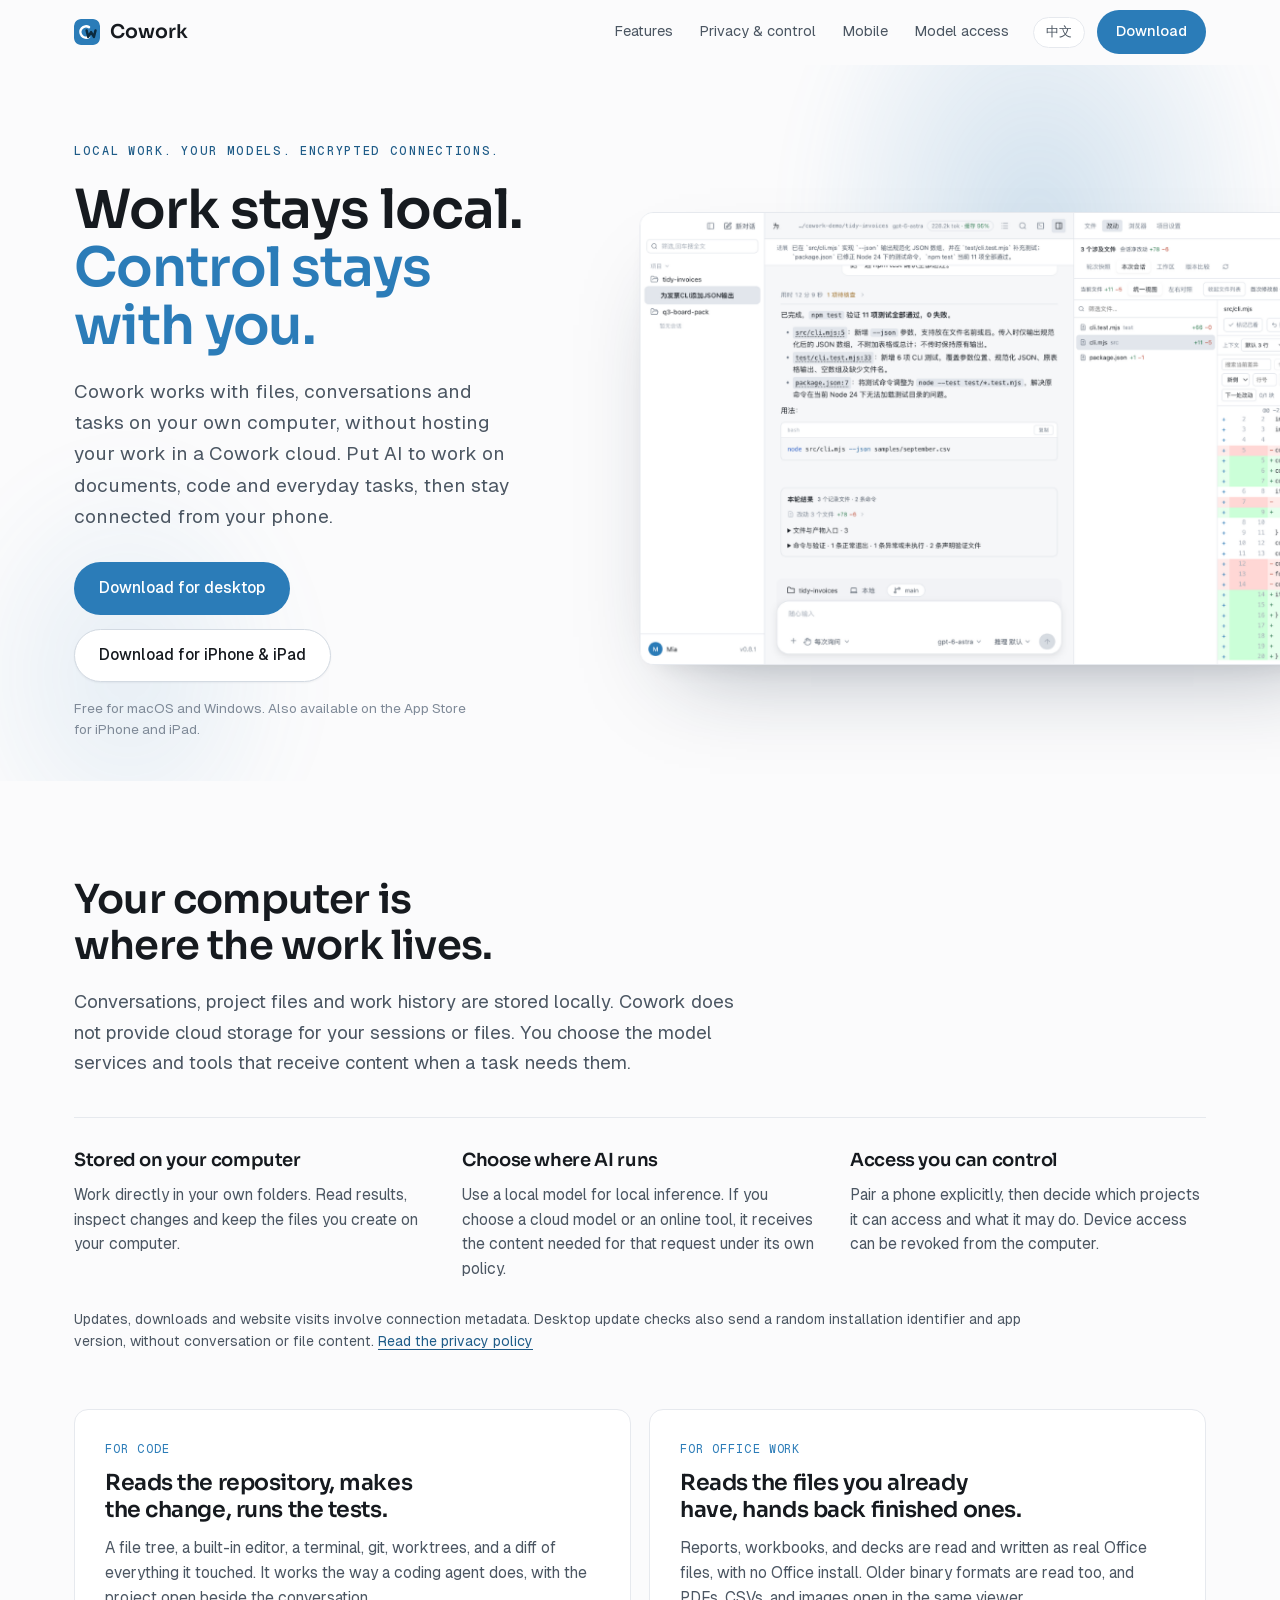
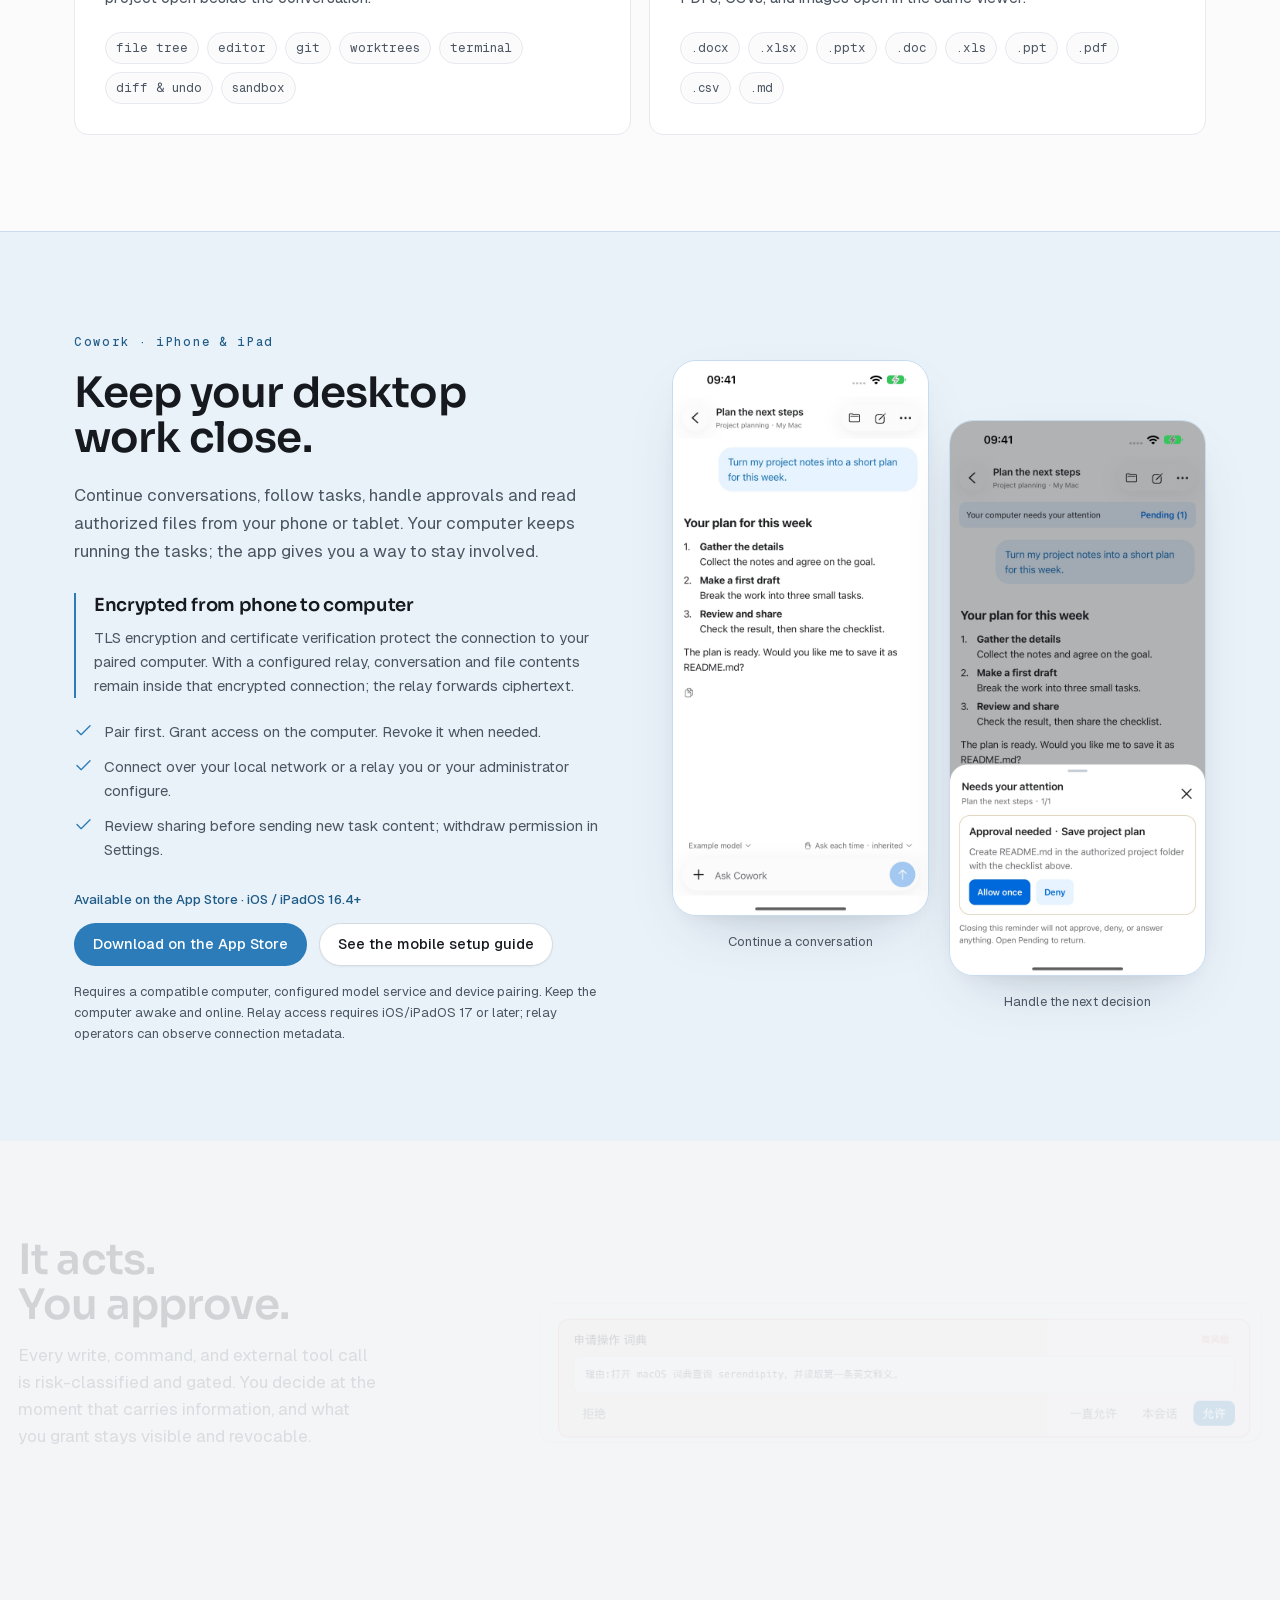
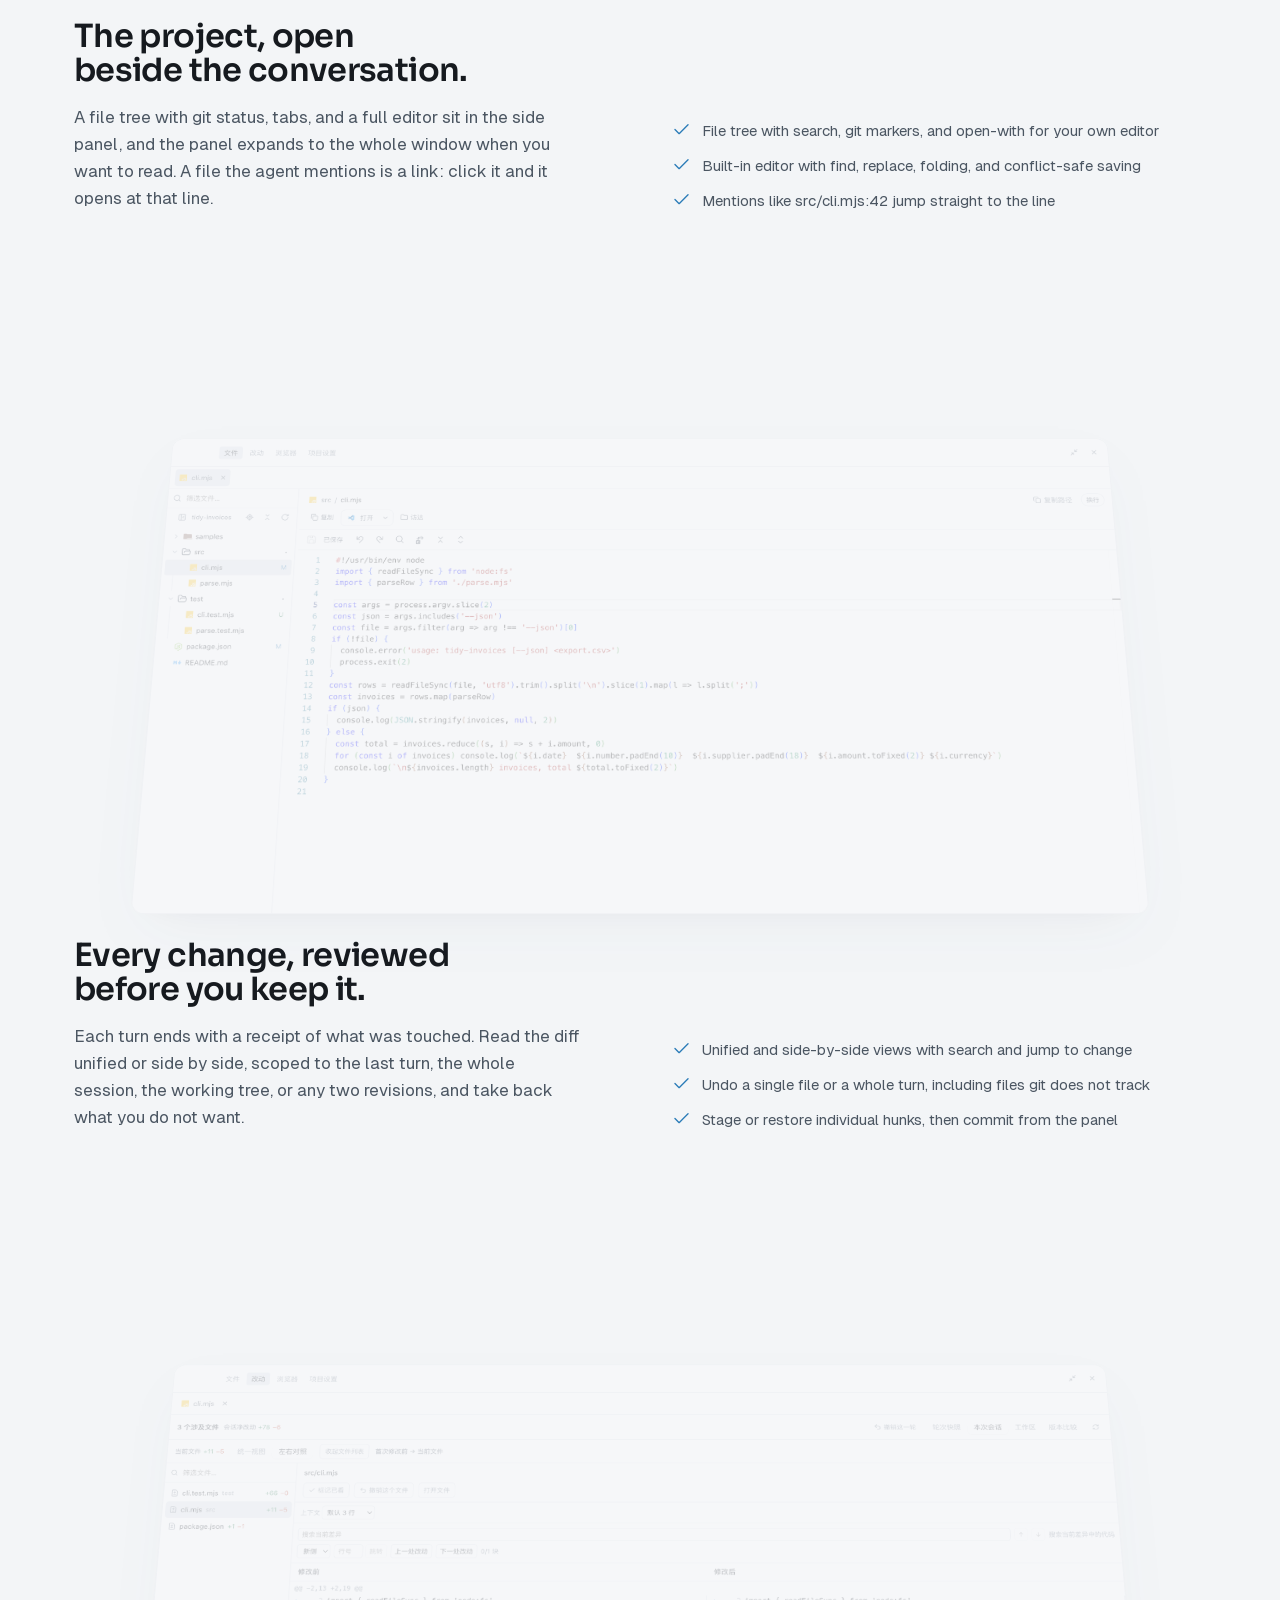
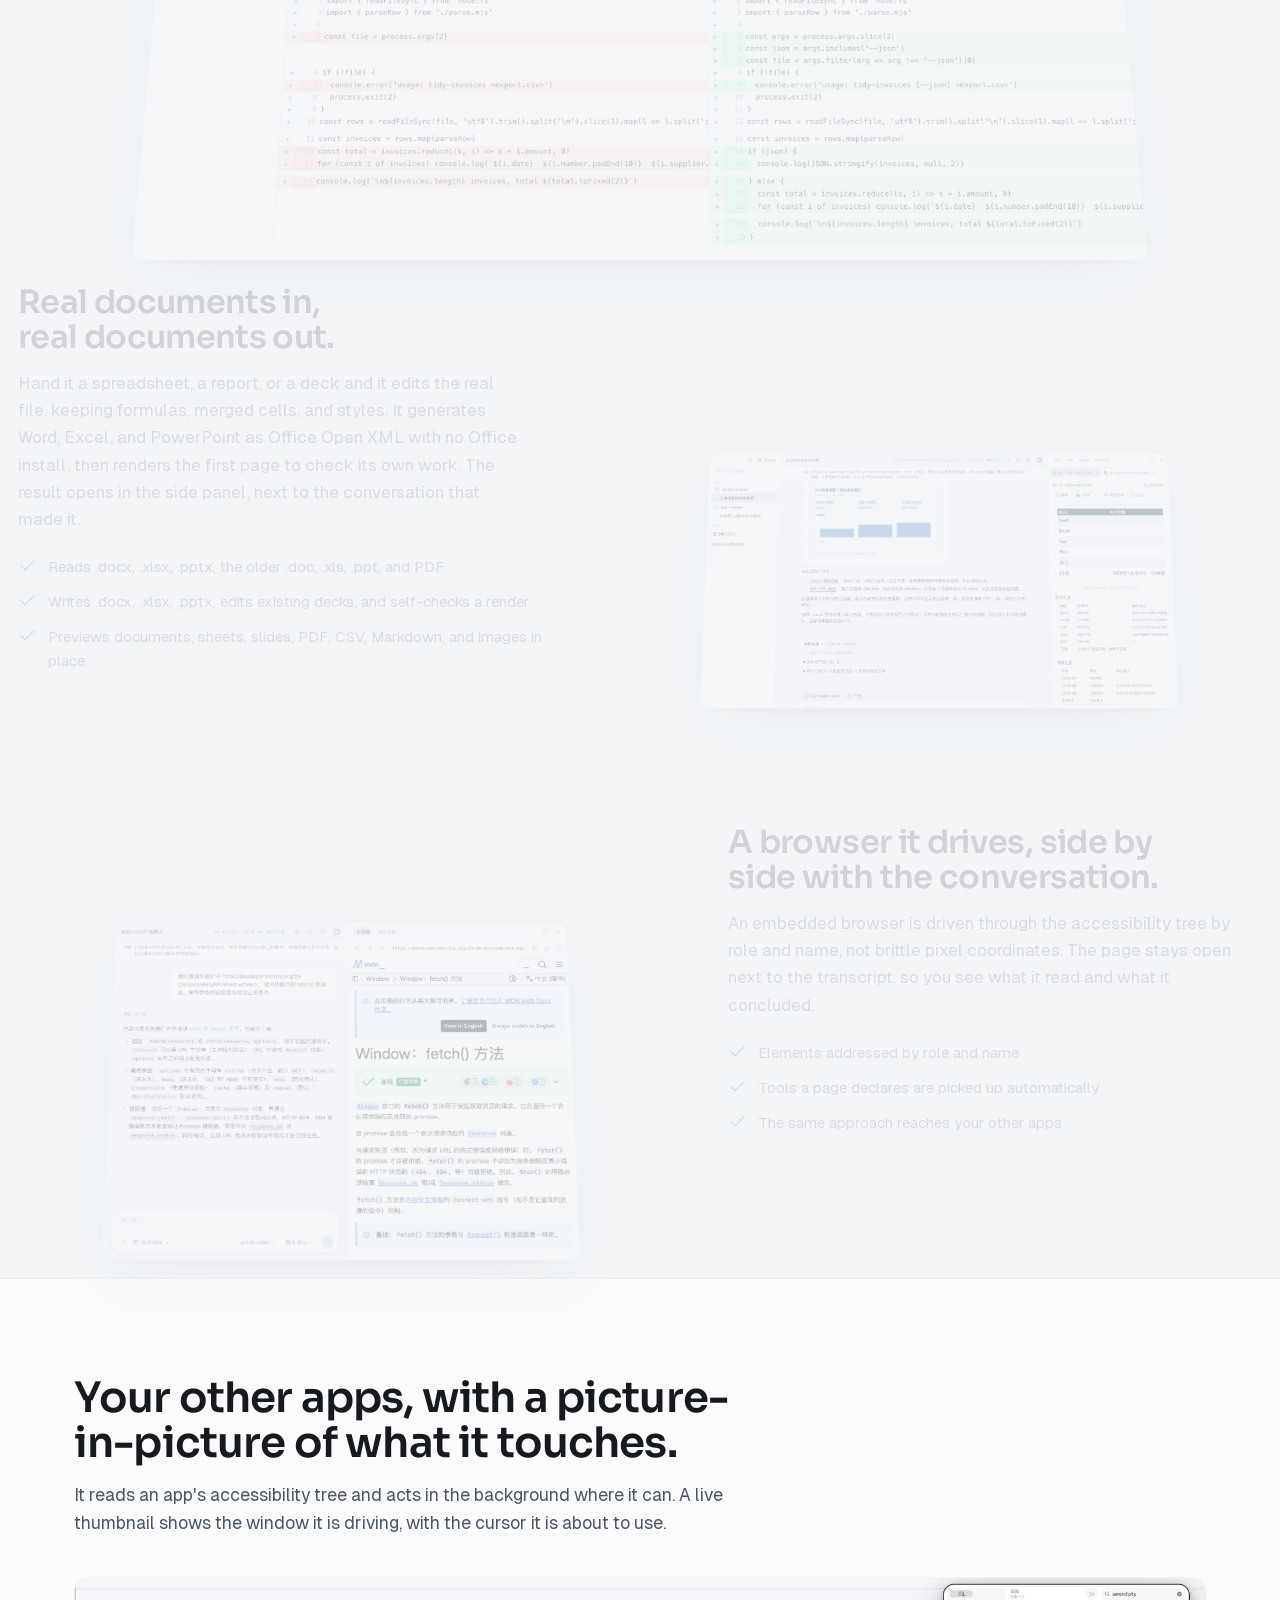
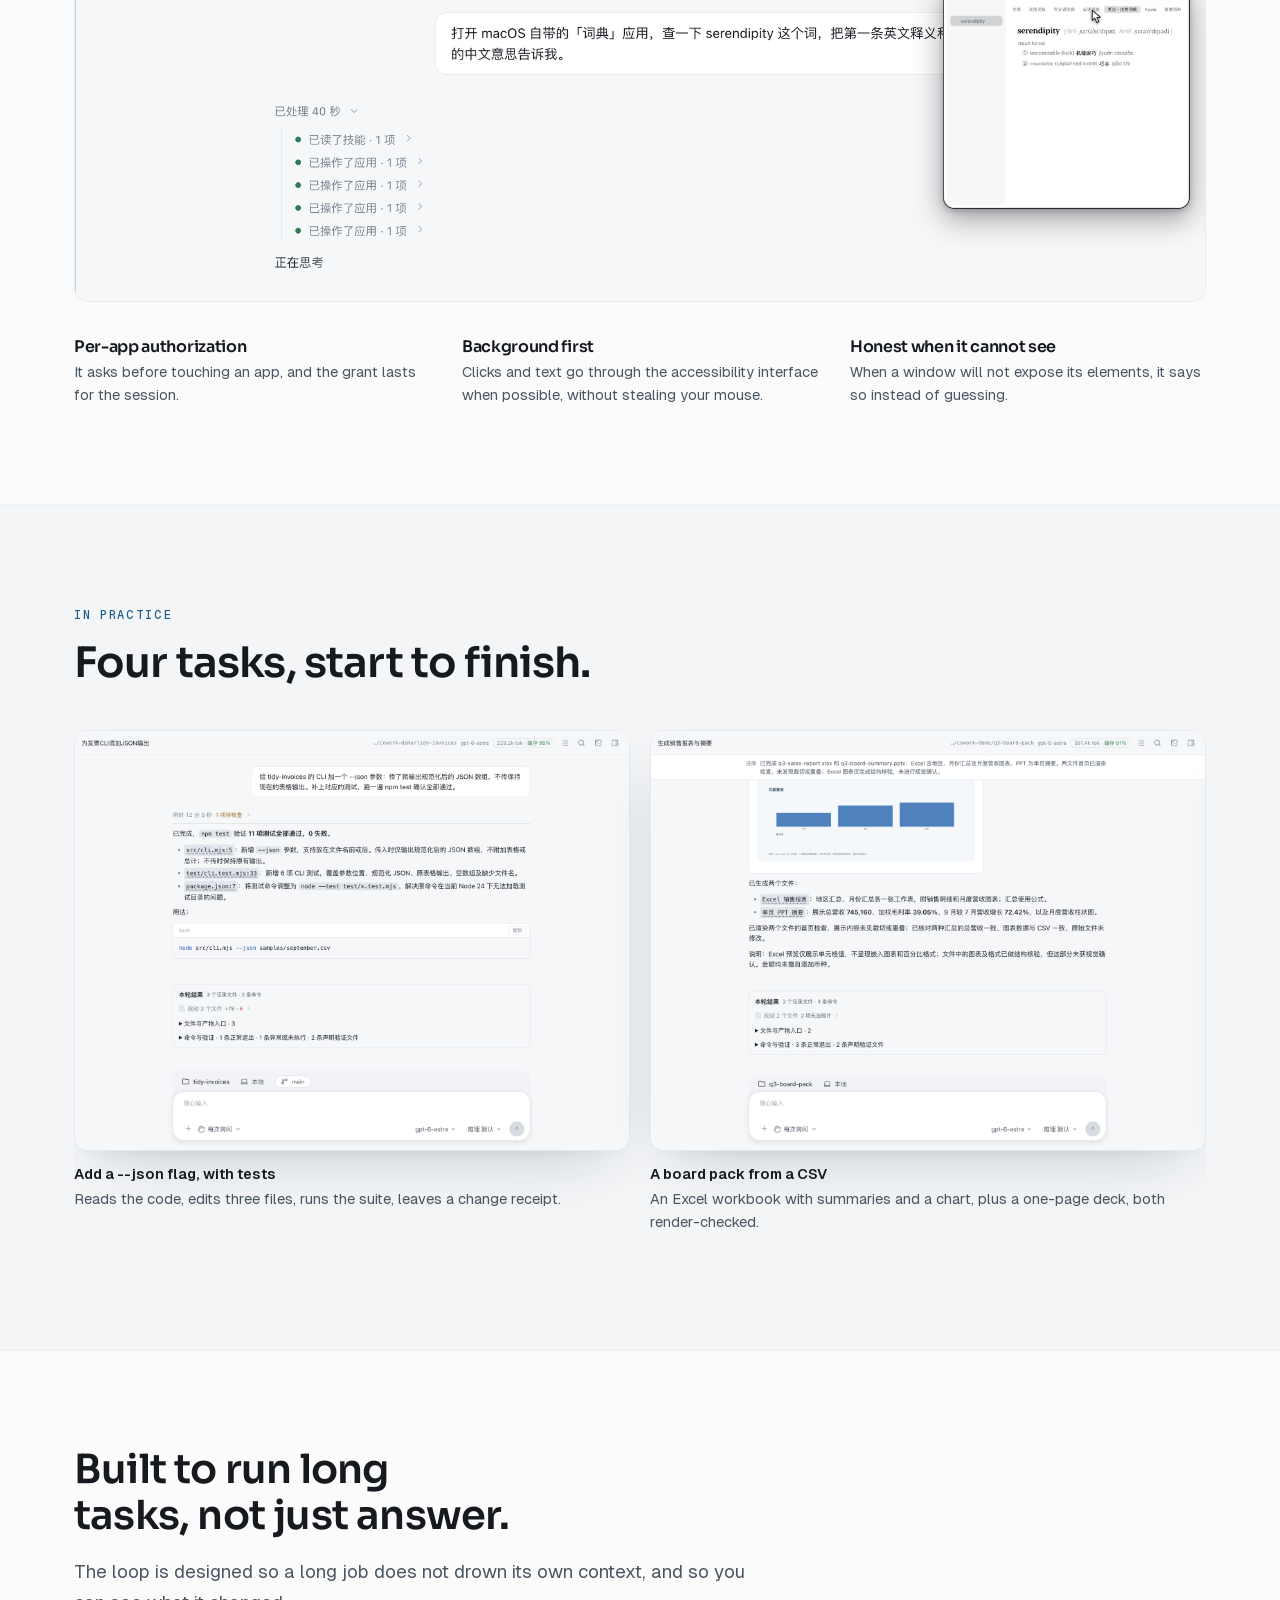
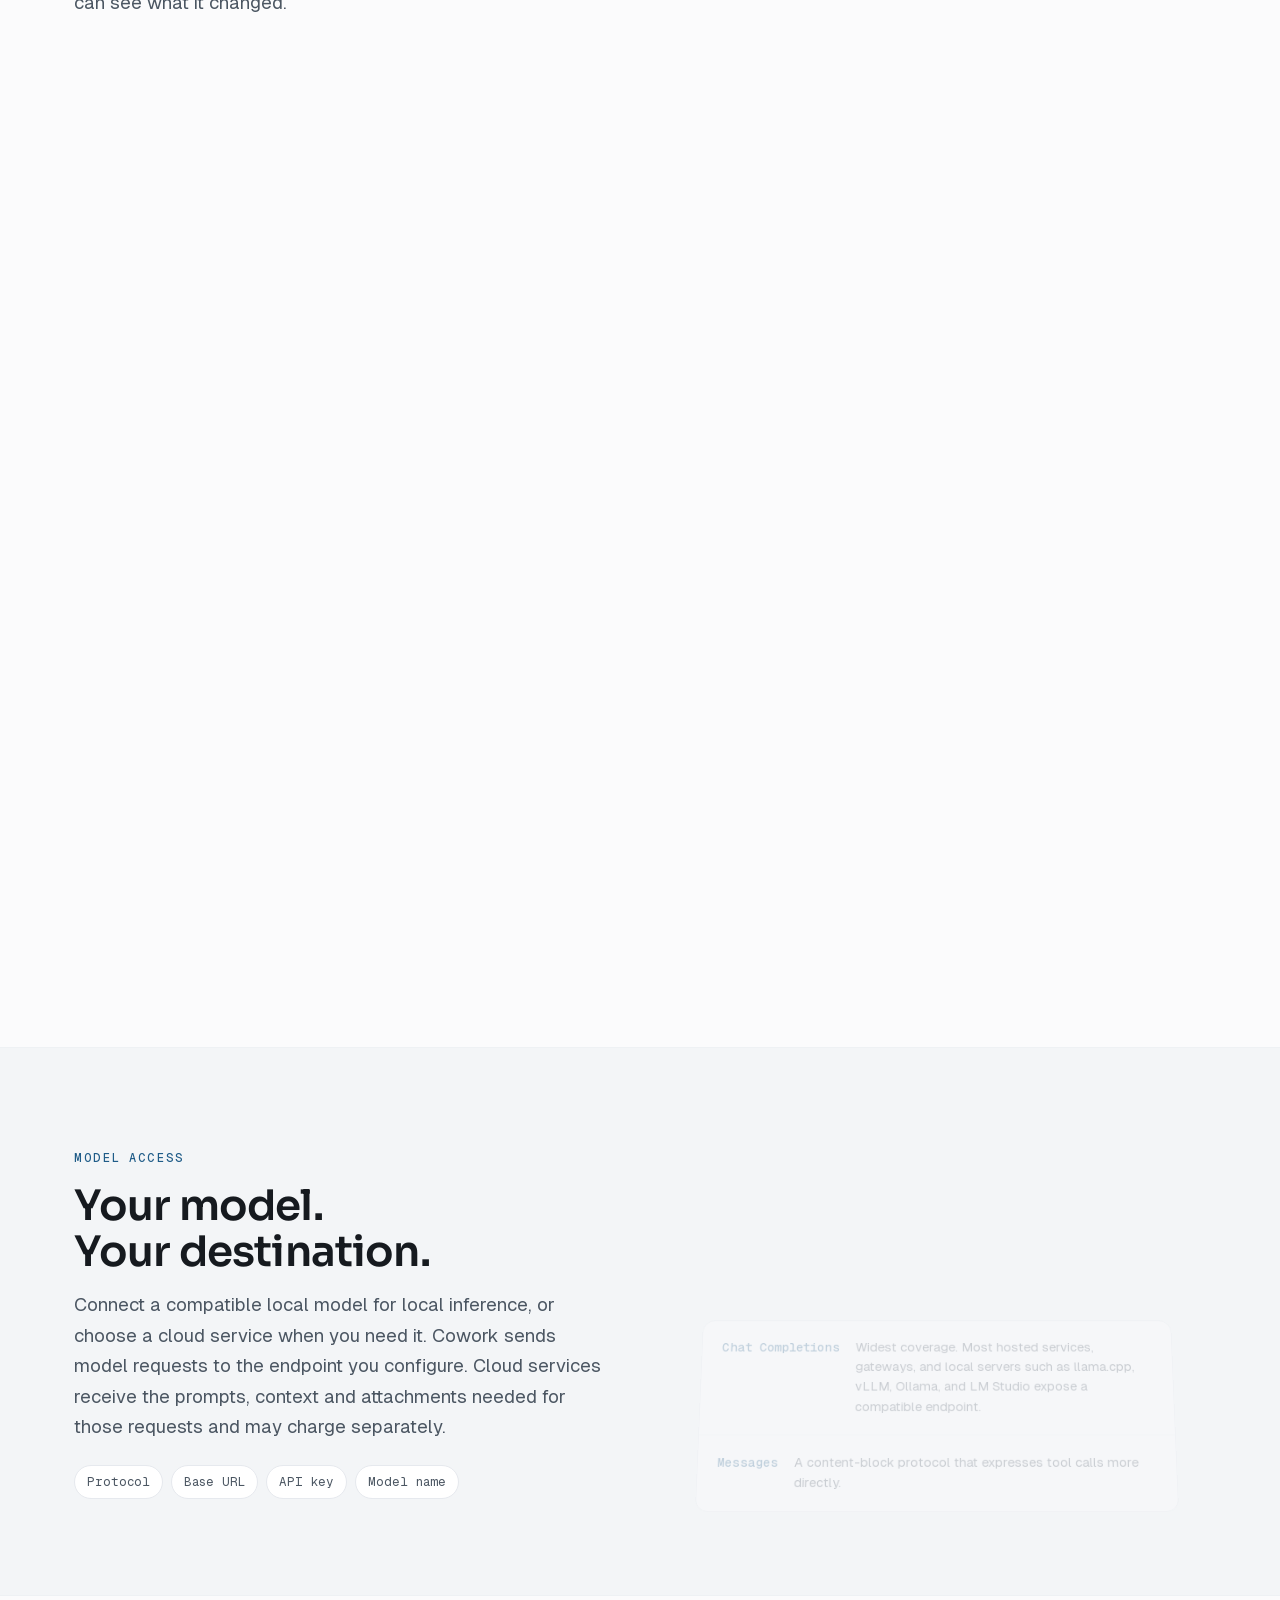
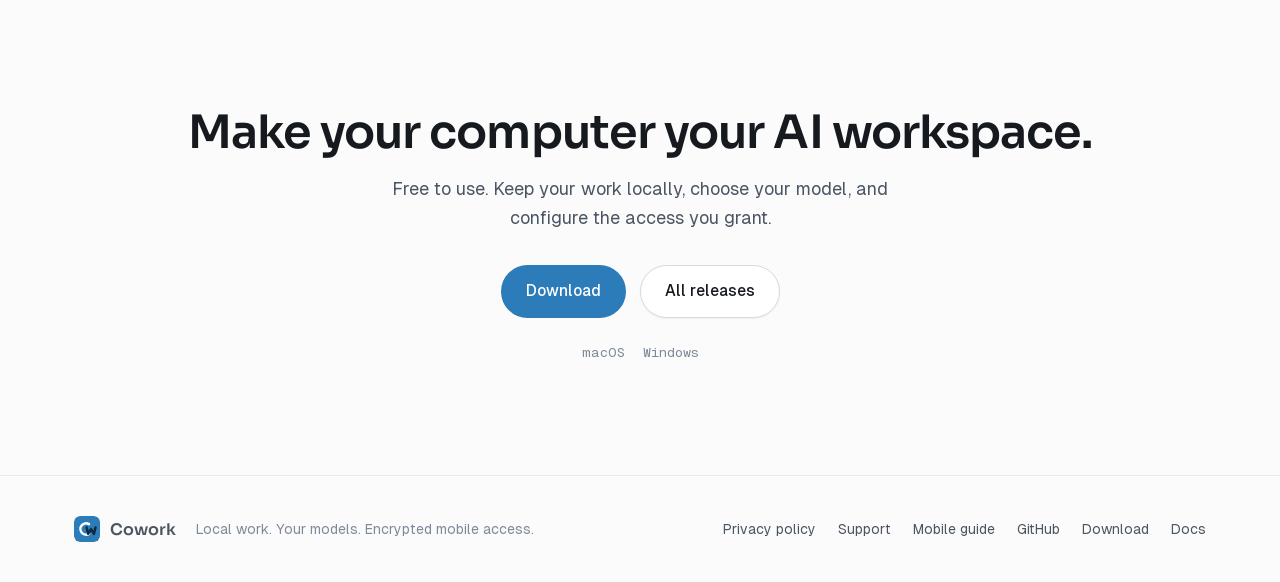
<file: docs/index.html>
<!doctype html>
<html lang="en">
<head>
<meta charset="utf-8" />
<meta name="viewport" content="width=device-width, initial-scale=1" />
<meta name="color-scheme" content="light" />
<title>Cowork — Local work. Your models. Encrypted mobile access.</title>
<meta name="description" content="A desktop AI agent that keeps conversations and files on your computer. Choose local or cloud models and connect your iPhone or iPad over an encrypted connection. Available on the App Store for iPhone and iPad." />
<link rel="canonical" href="https://coworkagent.top/" />
<meta property="og:type" content="website" />
<meta property="og:url" content="https://coworkagent.top/" />
<meta property="og:title" content="Cowork — Local work. Your models. Encrypted mobile access." />
<meta property="og:description" content="A desktop AI agent that keeps conversations and files on your computer. Choose local or cloud models and connect your iPhone or iPad over an encrypted connection. Available on the App Store for iPhone and iPad." />
<link rel="icon" href="data:image/svg+xml,%3Csvg xmlns='http://www.w3.org/2000/svg' viewBox='0 0 128 128'%3E%3Crect width='128' height='128' rx='28' fill='%232b7cb8'/%3E%3Cpath d='M74 40 A28 28 0 1 0 74 88' fill='none' stroke='%23fff' stroke-width='12' stroke-linecap='round'/%3E%3Cpath d='M62 56 L70 88 L84 64 L98 88 L106 56' fill='none' stroke='%230b2a3f' stroke-width='12' stroke-linecap='round' stroke-linejoin='round'/%3E%3C/svg%3E" />

<style>
  @font-face { font-family:'Sora'; src:url('fonts/sora-latin.woff2') format('woff2'); font-weight:100 800; font-display:swap; }
  @font-face { font-family:'Geist'; src:url('fonts/geist-variable.woff2') format('woff2'); font-weight:100 900; font-display:swap; }
  @font-face { font-family:'Geist Mono'; src:url('fonts/geist-mono-variable.woff2') format('woff2'); font-weight:100 900; font-display:swap; }

  :root{
    --bg:#fbfbfc; --bg-soft:#f3f5f7; --surface:#ffffff;
    --ink:#161a1f; --ink-2:#4b5662; --ink-3:#7f8a98;
    --line:#e6e9ee; --line-2:#eef1f4;
    --accent:#2b7cb8; --accent-ink:#1f5c88; --accent-soft:#eaf2f9; --accent-line:#c7ddef;
    --radius:14px; --radius-pill:999px;
    --shadow-sm:0 1px 2px rgba(22,26,31,.05), 0 1px 1px rgba(22,26,31,.04);
    --shadow:0 24px 60px -28px rgba(22,40,63,.26), 0 8px 24px -16px rgba(22,26,31,.12);
    --shadow-lift:0 44px 90px -40px rgba(22,40,63,.34), 0 12px 30px -18px rgba(22,26,31,.14);
    --maxw:1180px;
    --sans:'Geist',system-ui,-apple-system,'Segoe UI',Roboto,sans-serif;
    --display:'Sora',var(--sans);
    --mono:'Geist Mono',ui-monospace,SFMono-Regular,Menlo,monospace;
  }
  *{box-sizing:border-box}
  html{scroll-behavior:smooth; overflow-x:hidden; overflow-x:clip}
  body{margin:0; background:var(--bg); color:var(--ink); font-family:var(--sans); font-size:16px; line-height:1.6; -webkit-font-smoothing:antialiased; overflow-x:hidden; overflow-x:clip}
  a{color:inherit; text-decoration:none}
  h1,h2,h3,h4{font-family:var(--display); font-weight:600; letter-spacing:-.02em; line-height:1.08; margin:0; text-wrap:balance}
  p{margin:0}
  img{display:block; max-width:100%; height:auto}
  .wrap{max-width:var(--maxw); margin:0 auto; padding:0 24px}
  .kicker{font-family:var(--mono); font-size:12px; letter-spacing:.14em; text-transform:uppercase; color:var(--accent-ink); font-weight:500}
  .lede{color:var(--ink-2); font-size:18.5px; line-height:1.65; max-width:58ch}
  .h2{font-size:clamp(28px,3.6vw,42px)}
  .h3{font-size:clamp(24px,2.8vw,32px)}

  /* nav */
  header{position:sticky; top:0; z-index:50; background:rgba(251,251,252,.84); backdrop-filter:saturate(180%) blur(14px); border-bottom:1px solid transparent; transition:border-color .3s}
  header.stuck{border-color:var(--line)}
  .nav{display:flex; align-items:center; gap:24px; height:64px}
  .brand{display:flex; align-items:center; gap:10px; font-family:var(--display); font-weight:600; font-size:19px}
  .brand svg{width:26px; height:26px; border-radius:7px; display:block}
  .nav-links{display:flex; align-items:center; gap:26px; margin-left:auto}
  .nav-links a{color:var(--ink-2); font-size:14.5px; transition:color .2s}
  .nav-links a:hover{color:var(--ink)}
  .btn{display:inline-flex; align-items:center; justify-content:center; gap:8px; font-weight:500; font-size:14.5px; border-radius:var(--radius-pill); padding:9px 18px; border:1px solid transparent; cursor:pointer; transition:transform .12s ease, background .2s, border-color .2s; white-space:nowrap}
  .btn:active{transform:translateY(1px)}
  .btn-primary{background:var(--accent); color:#fff}
  .btn-primary:hover{background:var(--accent-ink)}
  .btn-ghost{background:var(--surface); color:var(--ink); border-color:#d3dae2; box-shadow:0 1px 2px rgba(22,26,31,.05)}
  .btn-ghost:hover{border-color:var(--ink-3); background:var(--surface)}
  .btn-lg{padding:13px 24px; font-size:15.5px}
  .lang{font-family:var(--mono); font-size:12.5px; color:var(--ink-2); border:1px solid var(--line); background:var(--surface); border-radius:var(--radius-pill); padding:6px 12px; cursor:pointer; transition:border-color .2s, color .2s}
  .lang:hover{border-color:var(--ink-3); color:var(--ink)}
  .nav-cta{display:flex; align-items:center; gap:12px}

  /* hero: copy left, product window bleeding off the right edge */
  .hero{position:relative; padding:72px 0 40px; overflow:hidden}
  .hero-grid{display:grid; grid-template-columns:minmax(0,5fr) minmax(0,7fr); gap:48px; align-items:center}
  .hero h1{font-size:clamp(36px,4.3vw,54px); margin-top:18px}
  .hero h1 em{font-style:normal; color:var(--accent)}
  .hero .lede{margin-top:20px; font-size:19px}
  .hero-actions{display:flex; flex-wrap:wrap; align-items:center; gap:14px; margin-top:30px}
  .hero-note{margin-top:16px; font-size:13.5px; color:var(--ink-3); max-width:44ch}
  .hero-media{position:relative; min-width:0}
  .hero-media .shot{width:118%; max-width:none; box-shadow:var(--shadow-lift)}
  .hero-glow{position:absolute; inset:-20% 0 auto auto; width:50%; height:130%; background:radial-gradient(55% 50% at 60% 30%, rgba(43,124,184,.13), transparent 70%); filter:blur(24px); pointer-events:none; z-index:0}
  .hero .wrap{position:relative; z-index:1}

  .shot{border-radius:var(--radius); background:var(--surface); border:1px solid var(--line); box-shadow:var(--shadow); overflow:hidden}
  .shot img{width:100%}

  section{position:relative}
  .band{padding:96px 0}
  .band-soft{background:var(--bg-soft); border-top:1px solid var(--line-2); border-bottom:1px solid var(--line-2)}

  /* statement: one focused message, stacked */
  .statement{max-width:62ch}
  .statement h2{font-size:clamp(26px,3.4vw,40px); line-height:1.15}
  .statement p{margin-top:18px}
  .duo{display:grid; grid-template-columns:repeat(2,minmax(0,1fr)); gap:18px; margin-top:56px}
  .duo-card{display:flex; flex-direction:column; background:var(--surface); border:1px solid var(--line); border-radius:var(--radius); padding:30px}
  .duo-card .eyebrow{font-family:var(--mono); font-size:12px; letter-spacing:.08em; text-transform:uppercase; color:var(--accent)}
  .duo-card h3{margin:10px 0 0; font-family:var(--display); font-weight:600; font-size:22px; line-height:1.25}
  .duo-card p{margin-top:12px; color:var(--ink-2); font-size:15.5px}
  .chips{display:flex; flex-wrap:wrap; gap:8px; margin-top:auto; padding-top:22px}
  .chip{font-family:var(--mono); font-size:12.5px; padding:5px 10px; border:1px solid var(--line); border-radius:999px; color:var(--ink-2); background:var(--bg)}
  @media (max-width:820px){ .duo{grid-template-columns:1fr} }

  /* approve band: copy + the real card image as a wide strip */
  .approve{display:grid; grid-template-columns:minmax(0,4fr) minmax(0,8fr); gap:48px; align-items:center}
  .approve p{margin-top:14px; color:var(--ink-2); font-size:17px; max-width:44ch}
  .tiers{display:flex; flex-wrap:wrap; gap:8px; margin-top:22px}
  .tier{font-family:var(--mono); font-size:12.5px; padding:7px 13px; border-radius:var(--radius-pill); border:1px solid var(--accent-line); background:var(--accent-soft); color:var(--accent-ink)}
  .tier.deny{border-color:var(--line); background:var(--surface); color:var(--ink-3)}
  .approve .shot{box-shadow:var(--shadow-sm)}

  /* feature split */
  .feat{display:grid; grid-template-columns:minmax(0,1fr) minmax(0,1fr); gap:64px; align-items:center}
  .feat + .feat{margin-top:104px}
  .feat.rev .feat-media{order:-1}
  .feat.wide{grid-template-columns:minmax(0,1fr); gap:40px}
  .feat-head{display:grid; grid-template-columns:minmax(0,1fr) minmax(0,1fr); gap:64px; align-items:end}
  .feat-head .mini{margin-top:0}
  @media (max-width:820px){ .feat-head{grid-template-columns:1fr; gap:24px} }
  .feat p{margin-top:16px; color:var(--ink-2); font-size:17px; max-width:46ch}
  .mini{list-style:none; padding:0; margin:22px 0 0; display:grid; gap:11px}
  .mini li{display:flex; gap:11px; align-items:flex-start; font-size:15px; color:var(--ink-2)}
  .mini svg{flex:none; width:19px; height:19px; color:var(--accent); margin-top:1px}

  /* computer control: wide strip */
  .cinema-head{max-width:60ch}
  .cinema-head p{margin-top:16px; color:var(--ink-2); font-size:17.5px}
  .cinema .shot{margin-top:40px; box-shadow:var(--shadow)}
  .cinema-notes{display:grid; grid-template-columns:repeat(3,minmax(0,1fr)); gap:32px; margin-top:36px}
  .cinema-notes h4{font-size:16px; font-family:var(--display); font-weight:600; margin-bottom:6px}
  .cinema-notes p{color:var(--ink-2); font-size:14.5px}

  /* gallery: horizontal scroll-snap of finished sessions */
  .gallery{margin-top:40px; display:grid; grid-auto-flow:column; grid-auto-columns:calc(50% - 10px); gap:20px; overflow-x:auto; scroll-snap-type:x mandatory; scroll-padding-left:0; padding:4px 0 20px; scrollbar-width:thin}
  .gallery figure{margin:0; scroll-snap-align:start; min-width:0}
  .gallery .shot{transition:transform .35s cubic-bezier(.16,1,.3,1), box-shadow .35s}
  .gallery figure:hover .shot{transform:translateY(-4px); box-shadow:var(--shadow-lift)}
  .gallery figcaption{margin-top:12px; font-size:14.5px; color:var(--ink-2)}
  .gallery figcaption b{display:block; color:var(--ink); font-weight:600; margin-bottom:2px}

  /* bento with real images in two cells */
  .bento{display:grid; grid-template-columns:repeat(6,minmax(0,1fr)); grid-auto-rows:minmax(150px,auto); gap:18px; margin-top:44px}
  .cell{background:var(--surface); border:1px solid var(--line); border-radius:var(--radius); padding:26px; transition:border-color .25s, transform .25s; min-width:0}
  .cell:hover{border-color:var(--accent-line); transform:translateY(-3px)}
  .cell h4{margin:0 0 8px; font-size:17px; font-family:var(--display); font-weight:600}
  .cell p{color:var(--ink-2); font-size:14.5px}
  .cell.img{padding:0; overflow:hidden; position:relative}
  .cell.img img{width:100%; height:100%; object-fit:cover; object-position:top}
  .cell.img .cap{position:absolute; left:0; right:0; bottom:0; padding:14px 18px; background:linear-gradient(180deg,rgba(255,255,255,0),rgba(255,255,255,.96) 45%)}
  .cell.img.dark .cap{background:linear-gradient(180deg,rgba(16,19,23,0),rgba(16,19,23,.94) 45%); color:#e8ecf1}
  .cell.img.dark .cap p{color:#9aa6b3}
  .cell.code{background:#12181e; border-color:#12181e; color:#e8ecf1}
  .cell.code h4{color:#fff} .cell.code p{color:#9aa6b3}
  .cell.code pre{font-family:var(--mono); font-size:12.5px; color:#7fc2ef; margin:14px 0 0; line-height:1.85; white-space:pre; overflow-x:auto}
  .cell.code pre b{color:#c6d3df; font-weight:400}
  .c-a{grid-column:span 2; grid-row:span 2} .c-b{grid-column:span 2} .c-c{grid-column:span 2; grid-row:span 2} .c-d{grid-column:span 2} .c-e{grid-column:span 3} .c-f{grid-column:span 3}
  .cell.img.c-f{height:300px}

  /* model access */
  .model-grid{display:grid; grid-template-columns:minmax(0,1fr) minmax(0,1fr); gap:56px; align-items:center}
  .proto{border:1px solid var(--line); border-radius:var(--radius); overflow:hidden; background:var(--surface)}
  .proto-row{display:grid; grid-template-columns:auto minmax(0,1fr); gap:18px; padding:20px 22px; align-items:baseline}
  .proto-row + .proto-row{border-top:1px solid var(--line-2)}
  .proto-row .name{font-family:var(--mono); font-size:14px; color:var(--accent-ink); font-weight:500}
  .proto-row .desc{color:var(--ink-2); font-size:14.5px}
  .fields{display:flex; flex-wrap:wrap; gap:8px; margin-top:22px}
  .field{font-family:var(--mono); font-size:12.5px; padding:6px 12px; border-radius:var(--radius-pill); border:1px solid var(--line); color:var(--ink-2); background:var(--surface)}

  /* cta + footer */
  .cta{padding:112px 0; text-align:center}
  .cta h2{font-size:clamp(30px,4vw,46px)}
  .cta p{margin:18px auto 0; color:var(--ink-2); font-size:18px; max-width:48ch}
  .cta-actions{display:flex; gap:14px; justify-content:center; margin-top:32px; flex-wrap:wrap}
  .plats{display:flex; gap:18px; justify-content:center; margin-top:24px; color:var(--ink-3); font-size:13.5px; font-family:var(--mono)}
  footer{border-top:1px solid var(--line); padding:40px 0; color:var(--ink-3); font-size:14px}
  .foot{display:flex; align-items:center; gap:20px; flex-wrap:wrap}
  .foot .brand{font-size:16px; color:var(--ink-2)}
  .foot-links{display:flex; gap:22px; margin-left:auto; flex-wrap:wrap}
  .foot-links a{color:var(--ink-2)} .foot-links a:hover{color:var(--ink)}

  /* motion: reveal on scroll (in-viewport items shown at first paint), staggered siblings, pops, wipes */
  .reveal{opacity:0; transform:translateY(28px) scale(.985); transition:opacity .9s cubic-bezier(.16,1,.3,1), transform .9s cubic-bezier(.16,1,.3,1), clip-path 1.1s cubic-bezier(.16,1,.3,1); transition-delay:var(--d,0s)}
  .reveal.in{opacity:1; transform:none}
  .reveal[data-d="1"]{--d:.08s} .reveal[data-d="2"]{--d:.16s} .reveal[data-d="3"]{--d:.24s}
  .reveal.from-right{transform:translateX(56px) scale(.97)}
  /* stagger items animate when an ancestor .reveal turns .in, so the observer only watches the group */
  .si{opacity:0; transform:translateY(28px) scale(.985); transition:opacity .9s cubic-bezier(.16,1,.3,1), transform .9s cubic-bezier(.16,1,.3,1); transition-delay:var(--d,0s)}
  .si.pop{transform:scale(.6)}
  .in .si{opacity:1; transform:none}
  .wipe{clip-path:inset(0 100% 0 0 round var(--radius)); transition:clip-path 1.2s cubic-bezier(.16,1,.3,1) .1s}
  .in .wipe{clip-path:inset(0 0 0 0 round var(--radius))}

  /* hero headline: words rise out of a mask */
  .hero h1 .w{display:inline-block; overflow:hidden; vertical-align:bottom; padding-bottom:.08em; margin-bottom:-.08em}
  .hero h1 .w > span{display:inline-block; transform:translateY(110%); transition:transform .8s cubic-bezier(.16,1,.3,1); transition-delay:var(--wd,0s)}
  .hero h1.words-in .w > span{transform:none}

  /* hero aurora: two slow blobs behind the product window */
  .hero-glow{inset:-30% -5% auto auto; width:60%; height:150%; background:radial-gradient(45% 45% at 60% 35%, rgba(43,124,184,.20), transparent 70%); animation:drift 16s ease-in-out infinite alternate}
  .hero-glow2{position:absolute; left:-10%; bottom:-30%; width:40%; height:90%; background:radial-gradient(50% 50% at 50% 50%, rgba(43,124,184,.10), transparent 70%); filter:blur(30px); pointer-events:none; z-index:0; animation:drift 22s ease-in-out infinite alternate-reverse}
  @keyframes drift{from{transform:translate3d(0,0,0) scale(1)} to{transform:translate3d(-6%,8%,0) scale(1.12)}}

  /* pointer tilt (hero window, gallery cards) and cursor spotlight (bento cells) */
  .tilt{transform:perspective(1400px) rotateX(var(--rx,0deg)) rotateY(var(--ry,0deg)) translateZ(0); transition:transform .5s cubic-bezier(.16,1,.3,1), box-shadow .5s; will-change:transform}
  .tilt.active{transition:transform .08s linear, box-shadow .5s}
  .cell{position:relative; isolation:isolate}
  .cell::before{content:''; position:absolute; inset:0; border-radius:inherit; background:radial-gradient(380px circle at var(--mx,50%) var(--my,50%), rgba(43,124,184,.14), transparent 60%); opacity:0; transition:opacity .35s; pointer-events:none; z-index:1}
  .cell:hover::before{opacity:1}
  .cell.code::before{background:radial-gradient(380px circle at var(--mx,50%) var(--my,50%), rgba(127,194,239,.16), transparent 60%)}
  .cell > *{position:relative; z-index:2}
  .cell.img::before{z-index:3}

  /* buttons: lift with a tinted shadow */
  .btn-primary:hover{transform:translateY(-1px); box-shadow:0 12px 26px -12px rgba(43,124,184,.6)}
  .btn-ghost:hover{transform:translateY(-1px)}
  header.stuck{box-shadow:0 8px 24px -20px rgba(22,40,63,.25)}

  /* scroll-linked motion: --p goes 0→1 as the element travels from the viewport bottom to its resting spot */
  [data-scrub]{--p:0; will-change:transform, opacity}
  .scrub-rise{transform:perspective(1200px) translateY(calc((1 - var(--p)) * 80px)) rotateX(calc((1 - var(--p)) * 12deg)) scale(calc(.9 + var(--p) * .1)); opacity:calc(.25 + var(--p) * .75); transform-origin:50% 100%}
  .scrub-left{transform:translateX(calc((1 - var(--p)) * -56px)); opacity:calc(.15 + var(--p) * .85)}
  .scrub-right{transform:translateX(calc((1 - var(--p)) * 56px)); opacity:calc(.15 + var(--p) * .85)}
  .scrub-up{transform:translateY(calc((1 - var(--p)) * 40px)); opacity:calc(.15 + var(--p) * .85)}

  /* reading progress */
  .progress{position:fixed; top:0; left:0; height:3px; width:100%; transform:scaleX(var(--sp,0)); transform-origin:left; background:var(--accent); z-index:60; pointer-events:none}


  @media (max-width:920px){
    .hero{padding:44px 0 20px}
    .hero-grid,.approve,.feat,.feat.rev,.model-grid{grid-template-columns:minmax(0,1fr); gap:32px}
    .feat.rev .feat-media{order:0}
    .hero-media .shot{width:100%}
    .band{padding:66px 0}
    .feat + .feat{margin-top:64px}
    .cinema-notes{grid-template-columns:minmax(0,1fr); gap:18px}
    .bento{grid-template-columns:repeat(2,minmax(0,1fr)); grid-auto-rows:auto}
    .c-a,.c-c{grid-row:auto}
    .cell.img{min-height:220px}
    .nav-links{display:none}
  }
  @media (max-width:520px){
    .wrap{padding:0 18px}
    .bento{grid-template-columns:minmax(0,1fr)}
    .c-a,.c-b,.c-c,.c-d,.c-e,.c-f{grid-column:span 1}
    .gallery{grid-auto-columns:88%}
  }
  @media (prefers-reduced-motion:reduce){
    .reveal,.reveal.from-right,.si,.si.pop{opacity:1; transform:none; transition:none}
    .wipe{clip-path:none}
    [data-scrub]{transform:none !important; opacity:1 !important}
    .progress{display:none}
    .hero h1 .w > span{transform:none; transition:none}
    .hero-glow,.hero-glow2{animation:none}
    .tilt{transform:none !important}
    .gallery .shot{transition:none}
    html{scroll-behavior:auto}
  }
  /*
   * Chinese typesetting. The heading metrics above are tuned for Latin: negative tracking and a
   * 1.08 line height pull square CJK glyphs into each other. Chinese gets neutral tracking,
   * taller lines, and a lighter hand on the uppercase-style kicker.
   */
  html[lang^="zh"] h1, html[lang^="zh"] h2, html[lang^="zh"] h3, html[lang^="zh"] h4{letter-spacing:.015em; line-height:1.32}
  html[lang^="zh"] .hero h1{line-height:1.26}
  html[lang^="zh"] .kicker{letter-spacing:.08em}
  html[lang^="zh"] .lede{line-height:1.85}
  html[lang^="zh"] body{line-height:1.75}

  /* 本地数据说明与移动端展示沿用现有字号、配色和间距。 */
  section[id]{scroll-margin-top:88px}
  .privacy-grid{display:grid;grid-template-columns:repeat(3,minmax(0,1fr));gap:32px;margin-top:38px;padding-top:30px;border-top:1px solid var(--line)}
  .privacy-grid h3{font-size:18px;line-height:1.4}
  .privacy-grid p{margin-top:10px;color:var(--ink-2);font-size:15.5px}
  .privacy-note{margin-top:26px;color:var(--ink-2);font-size:14px;max-width:100ch}
  .privacy-note a{color:var(--accent-ink);text-decoration:underline;text-underline-offset:3px}
  .mobile-band{background:var(--accent-soft);border-top:1px solid var(--accent-line)}
  .mobile-grid{display:grid;grid-template-columns:minmax(0,1fr) minmax(0,1fr);gap:64px;align-items:center}
  .mobile-copy h2{margin-top:16px}
  .mobile-copy .lede{margin-top:20px;font-size:17px}
  .mobile-security{border-left:2px solid var(--accent);padding-left:18px;margin-top:28px}
  .mobile-security h3{font-size:18px;line-height:1.4}
  .mobile-security p{margin-top:8px;color:var(--ink-2);font-size:15px}
  .mobile-actions{display:flex; flex-wrap:wrap; gap:12px}
  .mobile-status{margin:28px 0 12px;font-size:13px;font-weight:500;color:var(--accent-ink)}
  .mobile-note{margin-top:16px;color:var(--ink-2);font-size:13px;max-width:64ch}
  .mobile-shots{display:grid;grid-template-columns:repeat(2,minmax(0,1fr));gap:20px;align-items:start}
  .mobile-shots figure{margin:0;min-width:0}
  .mobile-shots figure:nth-child(2){margin-top:60px}
  .mobile-shots img{width:100%;border:1px solid var(--accent-line);border-radius:24px;box-shadow:var(--shadow)}
  .mobile-shots figcaption{font-size:13px;color:var(--ink-2);margin-top:16px;text-align:center}
  @media(max-width:920px){.privacy-grid{grid-template-columns:1fr;gap:22px}.mobile-grid{grid-template-columns:1fr;gap:40px}.mobile-shots{max-width:540px;width:100%;margin:auto}}
  @media(max-width:520px){.mobile-shots{gap:12px}.mobile-shots img{border-radius:16px}.mobile-shots figure:nth-child(2){margin-top:30px}}
</style>
</head>
<body>

<div class="progress" aria-hidden="true"></div>
<header id="hdr">
  <div class="wrap nav">
    <a class="brand" href="#top" aria-label="Cowork">
      <svg viewBox="0 0 128 128" aria-hidden="true"><rect width="128" height="128" rx="28" fill="#2b7cb8"/><path d="M74 40 A28 28 0 1 0 74 88" fill="none" stroke="#fff" stroke-width="12" stroke-linecap="round"/><path d="M62 56 L70 88 L84 64 L98 88 L106 56" fill="none" stroke="#0b2a3f" stroke-width="12" stroke-linecap="round" stroke-linejoin="round"/></svg>
      Cowork
    </a>
    <nav class="nav-links">
      <a href="#features" data-t="nav.features">Features</a>
      <a href="#local" data-t="nav.local">Privacy &amp; control</a>
      <a href="#mobile" data-t="nav.mobile">Mobile</a>
      <a href="#model" data-t="nav.model">Model access</a>
    </nav>
    <div class="nav-cta">
      <button class="lang" id="lang" type="button">中文</button>
      <a class="btn btn-primary" href="download/" data-t="nav.download">Download</a>
    </div>
  </div>
</header>

<main id="top">

  <section class="hero">
    <div class="hero-glow"></div><div class="hero-glow2"></div>
    <div class="wrap hero-grid">
      <div>
        <span class="kicker reveal" data-t="hero.kicker">Local work. Your models. Encrypted connections.</span>
        <h1 class="reveal" data-d="1" data-t="hero.title">Work stays local.<br><em>Control stays with you.</em></h1>
        <p class="lede reveal" data-d="2" data-t="hero.sub">Cowork works with files, conversations and tasks on your own computer, without hosting your work in a Cowork cloud. Put AI to work on documents, code and everyday tasks, then stay connected from your phone.</p>
        <div class="hero-actions reveal" data-d="3">
          <a class="btn btn-primary btn-lg" href="download/" data-t="hero.cta1">Download for desktop</a>
          <a class="btn btn-ghost btn-lg" href="https://apps.apple.com/us/app/cowork-agent/id6816690478" data-app-store data-t="hero.cta2">Download for iPhone & iPad</a>
        </div>
        <p class="hero-note reveal" data-d="3" data-t="hero.note">Free for macOS and Windows. Also available on the App Store for iPhone and iPad.</p>
      </div>
      <div class="hero-media reveal from-right" data-d="2">
        <div class="shot tilt" data-tilt="2.5"><img src="assets/hero.png" width="2000" height="1250" alt="Cowork after adding a --json flag to a command-line tool: the conversation on the left, the review panel with the diff on the right" /></div>
      </div>
    </div>
  </section>

  <section class="band" id="local">
    <div class="wrap">
      <div class="statement reveal">
        <h2 data-t="intro.title">Your computer is where the work lives.</h2>
        <p class="lede" data-t="intro.body">Conversations, project files and work history are stored locally. Cowork does not provide cloud storage for your sessions or files. You choose the model services and tools that receive content when a task needs them.</p>
      </div>
      <div class="privacy-grid reveal">
        <div><h3 data-t="privacy.local.t">Stored on your computer</h3><p data-t="privacy.local.b">Work directly in your own folders. Read results, inspect changes and keep the files you create on your computer.</p></div>
        <div><h3 data-t="privacy.model.t">Choose where AI runs</h3><p data-t="privacy.model.b">Use a local model for local inference. If you choose a cloud model or an online tool, it receives the content needed for that request under its own policy.</p></div>
        <div><h3 data-t="privacy.control.t">Access you can control</h3><p data-t="privacy.control.b">Pair a phone explicitly, then decide which projects it can access and what it may do. Device access can be revoked from the computer.</p></div>
      </div>
      <p class="privacy-note reveal"><span data-t="privacy.note">Updates, downloads and website visits involve connection metadata. Desktop update checks also send a random installation identifier and app version, without conversation or file content.</span> <a href="/mobile/privacy/" data-local data-t="privacy.link">Read the privacy policy</a></p>
      <div class="duo">
        <div class="duo-card reveal" data-d="1">
          <span class="eyebrow" data-t="duo.c.k">For code</span>
          <h3 data-t="duo.c.t">Reads the repository, makes the change, runs the tests.</h3>
          <p data-t="duo.c.b">A file tree, a built-in editor, a terminal, git, worktrees, and a diff of everything it touched. It works the way a coding agent does, with the project open beside the conversation.</p>
          <div class="chips"><span class="chip">file tree</span><span class="chip">editor</span><span class="chip">git</span><span class="chip">worktrees</span><span class="chip">terminal</span><span class="chip">diff &amp; undo</span><span class="chip">sandbox</span></div>
        </div>
        <div class="duo-card reveal" data-d="2">
          <span class="eyebrow" data-t="duo.o.k">For office work</span>
          <h3 data-t="duo.o.t">Reads the files you already have, hands back finished ones.</h3>
          <p data-t="duo.o.b">Reports, workbooks, and decks are read and written as real Office files, with no Office install. Older binary formats are read too, and PDFs, CSVs, and images open in the same viewer.</p>
          <div class="chips"><span class="chip">.docx</span><span class="chip">.xlsx</span><span class="chip">.pptx</span><span class="chip">.doc</span><span class="chip">.xls</span><span class="chip">.ppt</span><span class="chip">.pdf</span><span class="chip">.csv</span><span class="chip">.md</span></div>
        </div>
      </div>
    </div>
  </section>

  <section class="band mobile-band" id="mobile">
    <div class="wrap mobile-grid">
      <div class="mobile-copy reveal">
        <span class="kicker" style="text-transform:none" data-t="mobile.kicker">Cowork · iPhone &amp; iPad</span>
        <h2 class="h2" data-t="mobile.title">Keep your desktop work close.</h2>
        <p class="lede" data-t="mobile.body">Continue conversations, follow tasks, handle approvals and read authorized files from your phone or tablet. Your computer keeps running the tasks; the app gives you a way to stay involved.</p>
        <div class="mobile-security"><h3 data-t="mobile.encrypted.t">Encrypted from phone to computer</h3><p data-t="mobile.encrypted.b">TLS encryption and certificate verification protect the connection to your paired computer. With a configured relay, conversation and file contents remain inside that encrypted connection; the relay forwards ciphertext.</p></div>
        <ul class="mini">
          <li data-i="check"><span data-t="mobile.permissions">Pair first. Grant access on the computer. Revoke it when needed.</span></li>
          <li data-i="check"><span data-t="mobile.connection">Connect over your local network or a relay you or your administrator configure.</span></li>
          <li data-i="check"><span data-t="mobile.consent">Review sharing before sending new task content; withdraw permission in Settings.</span></li>
        </ul>
        <p class="mobile-status" data-t="mobile.status">Available on the App Store · iOS / iPadOS 16.4+</p>
        <div class="mobile-actions"><a class="btn btn-primary" href="https://apps.apple.com/us/app/cowork-agent/id6816690478" data-app-store data-t="mobile.download">Download on the App Store</a>
          <a class="btn btn-ghost" href="/mobile/help/" data-local data-t="mobile.guide">See the mobile setup guide</a></div>
        <p class="mobile-note" data-t="mobile.note">Requires a compatible computer, configured model service and device pairing. Keep the computer awake and online. Relay access requires iOS/iPadOS 17 or later; relay operators can observe connection metadata.</p>
      </div>
      <div class="mobile-shots reveal" data-d="1">
        <figure><img src="assets/mobile-conversation-en.jpg" width="1320" height="2868" loading="lazy" data-mobile-scene="conversation" data-alt="mobile.image.conversation" alt="Cowork on iPhone showing a project planning conversation with sample content" /><figcaption data-t="mobile.conversation">Continue a conversation</figcaption></figure>
        <figure><img src="assets/mobile-approval-en.jpg" width="1320" height="2868" loading="lazy" data-mobile-scene="approval" data-alt="mobile.image.approval" alt="Cowork on iPhone showing a request to save a sample project plan, with Allow once and Deny actions" /><figcaption data-t="mobile.approval">Handle the next decision</figcaption></figure>
      </div>
    </div>
  </section>

  <section class="band band-soft" id="features">
    <div class="wrap">
      <div class="approve">
        <div class="scrub-left" data-scrub>
          <h2 class="h2" data-t="safe.title">It acts. You approve.</h2>
          <p data-t="safe.body">Every write, command, and external tool call is risk-classified and gated. You decide at the moment that carries information, and what you grant stays visible and revocable.</p>
          <div class="tiers" data-stagger="90">
            <span class="tier si pop" data-t="safe.t1">Allow</span>
            <span class="tier si pop" data-t="safe.t2">This session</span>
            <span class="tier si pop" data-t="safe.t3">Always</span>
            <span class="tier deny si pop" data-t="safe.t4">Deny</span>
          </div>
        </div>
        <div class="scrub-right" data-scrub>
          <div class="shot"><img src="assets/feat-approval.png" width="1600" height="330" alt="An approval card asking permission to operate the Dictionary app, with the agent's reason and Deny, Always, This session and Allow buttons" loading="lazy" /></div>
        </div>
      </div>

      <div class="feat wide" style="margin-top:110px">
        <div class="feat-head reveal">
          <div>
            <h3 class="h3" data-t="ff.title">The project, open beside the conversation.</h3>
            <p data-t="ff.body">A file tree with git status, tabs, and a full editor sit in the side panel, and the panel expands to the whole window when you want to read. A file the agent mentions is a link: click it and it opens at that line.</p>
          </div>
          <ul class="mini">
            <li data-i="check"><span data-t="ff.a">File tree with search, git markers, and open-with for your own editor</span></li>
            <li data-i="check"><span data-t="ff.b">Built-in editor with find, replace, folding, and conflict-safe saving</span></li>
            <li data-i="check"><span data-t="ff.c">Mentions like src/cli.mjs:42 jump straight to the line</span></li>
          </ul>
        </div>
        <div class="feat-media scrub-rise" data-scrub>
          <div class="shot"><img src="assets/feat-files.png" width="2000" height="1025" alt="The side panel expanded to the full window: a project file tree with git status markers on the left and a source file open in the built-in editor on the right" loading="lazy" /></div>
        </div>
      </div>

      <div class="feat wide">
        <div class="feat-head reveal">
          <div>
            <h3 class="h3" data-t="fd.title">Every change, reviewed before you keep it.</h3>
            <p data-t="fd.body">Each turn ends with a receipt of what was touched. Read the diff unified or side by side, scoped to the last turn, the whole session, the working tree, or any two revisions, and take back what you do not want.</p>
          </div>
          <ul class="mini">
            <li data-i="check"><span data-t="fd.a">Unified and side-by-side views with search and jump to change</span></li>
            <li data-i="check"><span data-t="fd.b">Undo a single file or a whole turn, including files git does not track</span></li>
            <li data-i="check"><span data-t="fd.c">Stage or restore individual hunks, then commit from the panel</span></li>
          </ul>
        </div>
        <div class="feat-media scrub-rise" data-scrub>
          <div class="shot"><img src="assets/feat-diff.png" width="2000" height="1075" alt="The review panel in side-by-side mode: three changed files with added and removed line counts, and the before and after of a command-line script with removed lines in red and added lines in green" loading="lazy" /></div>
        </div>
      </div>

      <div class="feat">
        <div class="scrub-left" data-scrub>
          <h3 class="h3" data-t="f1.title">Real documents in, real documents out.</h3>
          <p data-t="f1.body">Hand it a spreadsheet, a report, or a deck and it edits the real file, keeping formulas, merged cells, and styles. It generates Word, Excel, and PowerPoint as Office Open XML with no Office install, then renders the first page to check its own work. The result opens in the side panel, next to the conversation that made it.</p>
          <ul class="mini">
            <li data-i="check"><span data-t="f1.a">Reads .docx, .xlsx, .pptx, the older .doc, .xls, .ppt, and PDF</span></li>
            <li data-i="check"><span data-t="f1.b">Writes .docx, .xlsx, .pptx, edits existing decks, and self-checks a render</span></li>
            <li data-i="check"><span data-t="f1.c">Previews documents, sheets, slides, PDF, CSV, Markdown, and images in place</span></li>
          </ul>
        </div>
        <div class="feat-media scrub-rise" data-scrub>
          <div class="shot"><img src="assets/feat-office.png" width="2000" height="1125" alt="A finished board pack: the rendered summary slide in the conversation, and the generated Excel workbook open in the viewer with its regional and monthly summary sheets" loading="lazy" /></div>
        </div>
      </div>

      <div class="feat rev">
        <div class="scrub-right" data-scrub>
          <h3 class="h3" data-t="f3.title">A browser it drives, side by side with the conversation.</h3>
          <p data-t="f3.body">An embedded browser is driven through the accessibility tree by role and name, not brittle pixel coordinates. The page stays open next to the transcript, so you see what it read and what it concluded.</p>
          <ul class="mini">
            <li data-i="check"><span data-t="f3.a">Elements addressed by role and name</span></li>
            <li data-i="check"><span data-t="f3.b">Tools a page declares are picked up automatically</span></li>
            <li data-i="check"><span data-t="f3.c">The same approach reaches your other apps</span></li>
          </ul>
        </div>
        <div class="feat-media scrub-rise" data-scrub>
          <div class="shot"><img src="assets/feat-browser.png" width="2000" height="1513" alt="Cowork with the embedded browser open on an MDN reference page while the conversation shows a three-point summary of it" loading="lazy" /></div>
        </div>
      </div>
    </div>
  </section>

  <section class="band cinema">
    <div class="wrap">
      <div class="cinema-head reveal">
        <h2 class="h2" data-t="pc.title">Your other apps, with a picture-in-picture of what it touches.</h2>
        <p data-t="pc.body">It reads an app's accessibility tree and acts in the background where it can. A live thumbnail shows the window it is driving, with the cursor it is about to use.</p>
      </div>
      <div class="reveal" data-d="1"><div class="shot wipe"><img src="assets/feat-computer.png" width="2000" height="571" alt="The agent driving the macOS Dictionary app: the timeline lists each step and a picture-in-picture thumbnail shows the Dictionary window with the looked-up word" loading="lazy" /></div></div>
      <div class="cinema-notes reveal" data-stagger="110">
        <div class="si"><h4 data-t="pc.a.t">Per-app authorization</h4><p data-t="pc.a.b">It asks before touching an app, and the grant lasts for the session.</p></div>
        <div class="si"><h4 data-t="pc.b.t">Background first</h4><p data-t="pc.b.b">Clicks and text go through the accessibility interface when possible, without stealing your mouse.</p></div>
        <div class="si"><h4 data-t="pc.c.t">Honest when it cannot see</h4><p data-t="pc.c.b">When a window will not expose its elements, it says so instead of guessing.</p></div>
      </div>
    </div>
  </section>

  <section class="band band-soft" id="work">
    <div class="wrap">
      <span class="kicker reveal" data-t="work.kicker">In practice</span>
      <h2 class="h2 reveal" style="margin-top:14px" data-t="work.title">Four tasks, start to finish.</h2>
    <div class="gallery reveal" data-stagger="120">
      <figure class="si"><div class="shot tilt" data-tilt="4"><img src="assets/task-code.png" width="1600" height="1205" alt="A finished coding task: the agent added a --json flag, wrote six tests and reports that eleven tests pass" loading="lazy" /></div><figcaption><b data-t="g1.t">Add a --json flag, with tests</b><span data-t="g1.b">Reads the code, edits three files, runs the suite, leaves a change receipt.</span></figcaption></figure>
      <figure class="si"><div class="shot tilt" data-tilt="4"><img src="assets/task-docs.png" width="1600" height="1205" alt="A finished document task: an Excel report and a one-page summary deck, with the rendered slide shown in the conversation" loading="lazy" /></div><figcaption><b data-t="g2.t">A board pack from a CSV</b><span data-t="g2.b">An Excel workbook with summaries and a chart, plus a one-page deck, both render-checked.</span></figcaption></figure>
      <figure class="si"><div class="shot tilt" data-tilt="4"><img src="assets/task-browser.png" width="1600" height="1205" alt="A finished browser task: a three-point summary of a web reference page" loading="lazy" /></div><figcaption><b data-t="g3.t">Read a reference page</b><span data-t="g3.b">Opens the page in the embedded browser and returns three precise points.</span></figcaption></figure>
      <figure class="si"><div class="shot tilt" data-tilt="4"><img src="assets/task-computer.png" width="1600" height="1205" alt="A finished computer-control task: the definition looked up in the Dictionary app" loading="lazy" /></div><figcaption><b data-t="g4.t">Look a word up in Dictionary</b><span data-t="g4.b">Launches the app, types the word, reads the entry back.</span></figcaption></figure>
    </div>
    </div>
  </section>

  <section class="band">
    <div class="wrap">
      <div class="statement reveal">
        <h2 class="h2" data-t="loop.title">Built to run long tasks, not just answer.</h2>
        <p class="lede" data-t="loop.sub">The loop is designed so a long job does not drown its own context, and so you can see what it changed.</p>
      </div>
      <div class="bento reveal" data-stagger="80">
        <div class="cell img c-a si"><img src="assets/feat-review.png" width="1150" height="1800" alt="The review panel listing three changed files with a unified diff of the CLI source" loading="lazy" /><div class="cap"><h4 data-t="b1.t">Per-file review</h4><p data-t="b1.b">Diffs, a change receipt, and undo per file.</p></div></div>
        <div class="cell c-b si"><h4 data-t="b2.t">Context that lasts</h4><p data-t="b2.b">Compaction past 80 percent of the window, pairing-safe, with originals archived. A background recap keeps a long run legible.</p></div>
        <div class="cell code c-c si"><h4 data-t="b3.t">Code Mode</h4><p data-t="b3.b">For read-heavy work it writes a small program to orchestrate tools. Only what it prints enters the context.</p><pre><b>const</b> files = <b>await</b> glob('src/**/*.ts')
<b>for</b> (const f <b>of</b> files) scan(f)
print(summary)   <b>// only this returns</b></pre></div>
        <div class="cell c-d si"><h4 data-t="b4.t">Parallel and delegated</h4><p data-t="b4.b">Independent tool calls run at once; sub-agents take isolated side quests and return only the conclusion.</p></div>
        <div class="cell c-e si"><h4 data-t="b5.t">Project memory, skills, MCP</h4><p data-t="b5.b">It learns your conventions across sessions. Agent Skills and Model Context Protocol servers extend what it can do.</p></div>
        <div class="cell img dark c-f si"><img src="assets/feat-dark.png" width="2000" height="1250" alt="The same document session in the dark theme" loading="lazy" /><div class="cap"><h4 data-t="b6.t">Light, dark, and three more themes</h4><p data-t="b6.b">A high-density desktop tool that follows your system.</p></div></div>
      </div>
    </div>
  </section>

  <section class="band band-soft" id="model">
    <div class="wrap model-grid">
      <div class="reveal">
        <span class="kicker" data-t="model.k">Model access</span>
        <h2 class="h2" style="margin-top:14px" data-t="model.title">Your model. Your destination.</h2>
        <p class="lede" style="margin-top:16px" data-t="model.body">Connect a compatible local model for local inference, or choose a cloud service when you need it. Cowork sends model requests to the endpoint you configure. Cloud services receive the prompts, context and attachments needed for those requests and may charge separately.</p>
        <div class="fields">
          <span class="field" data-t="model.f1">Protocol</span>
          <span class="field" data-t="model.f2">Base URL</span>
          <span class="field" data-t="model.f3">API key</span>
          <span class="field" data-t="model.f4">Model name</span>
        </div>
      </div>
      <div class="proto scrub-rise" data-scrub>
        <div class="proto-row"><span class="name">Chat Completions</span><span class="desc" data-t="model.p1">Widest coverage. Most hosted services, gateways, and local servers such as llama.cpp, vLLM, Ollama, and LM Studio expose a compatible endpoint.</span></div>
        <div class="proto-row"><span class="name">Messages</span><span class="desc" data-t="model.p2">A content-block protocol that expresses tool calls more directly.</span></div>
      </div>
    </div>
  </section>

  <section class="cta">
    <div class="wrap reveal">
      <h2 data-t="cta.title">Make your computer your AI workspace.</h2>
      <p data-t="cta.sub">Free to use. Keep your work locally, choose your model, and configure the access you grant.</p>
      <div class="cta-actions">
        <a class="btn btn-primary btn-lg" href="download/" data-t="cta.dl">Download</a>
        <a class="btn btn-ghost btn-lg" href="https://github.com/coworkagent/cowork-releases/releases" target="_blank" rel="noopener" data-t="cta.src">All releases</a>
      </div>
      <div class="plats"><span>macOS</span><span>Windows</span></div>
    </div>
  </section>
</main>

<footer>
  <div class="wrap foot">
    <span class="brand"><svg viewBox="0 0 128 128" width="20" height="20" aria-hidden="true" style="border-radius:6px"><rect width="128" height="128" rx="28" fill="#2b7cb8"/><path d="M74 40 A28 28 0 1 0 74 88" fill="none" stroke="#fff" stroke-width="12" stroke-linecap="round"/><path d="M62 56 L70 88 L84 64 L98 88 L106 56" fill="none" stroke="#0b2a3f" stroke-width="12" stroke-linecap="round" stroke-linejoin="round"/></svg>Cowork</span>
    <span data-t="foot.tag" style="color:var(--ink-3)">Local work. Your models. Encrypted mobile access.</span>
    <div class="foot-links">
      <a href="/mobile/privacy/" data-t="foot.privacy">Privacy policy</a>
      <a href="/mobile/support/" data-t="foot.support">Support</a>
      <a href="/mobile/help/" data-t="foot.help">Mobile guide</a>
      <a href="https://github.com/coworkagent/cowork-releases" target="_blank" rel="noopener">GitHub</a>
      <a href="download/" data-t="foot.dl">Download</a>
      <a href="https://github.com/coworkagent/cowork-releases#readme" target="_blank" rel="noopener" data-t="foot.docs">Docs</a>
    </div>
  </div>
</footer>

<script src="app-store.js"></script>
<script>
(function(){
  var CHECK = '<svg viewBox="0 0 256 256" fill="none" stroke="currentColor" stroke-width="18" stroke-linecap="round" stroke-linejoin="round"><path d="M40 128l56 56 120-120"/></svg>';
  document.querySelectorAll('[data-i="check"]').forEach(function(el){ el.insertAdjacentHTML('afterbegin', CHECK); });

  var T = {
    'nav.features':['Features','功能'],'nav.work':['In practice','实际用起来'],'nav.model':['Model access','接入模型'],'nav.download':['Download','下载'],
    'hero.kicker':["Local work. Your models. Encrypted connections.", "本地运行 · 自选模型 · 加密连接"],
    'hero.title':["Work stays local.<br><em>Control stays with you.</em>", "工作在本地，<br><em>掌控在你手中。</em>"],
    'hero.sub':["Cowork works with files, conversations and tasks on your own computer, without hosting your work in a Cowork cloud. Put AI to work on documents, code and everyday tasks, then stay connected from your phone.", "文件、会话和任务在自己的电脑上管理，不托管到 Cowork 云端。让 AI 处理文档、代码和日常事务，再从手机继续跟进。"],
    'hero.cta1':["Download for desktop", "下载桌面版"],'hero.cta2':["Download for iPhone & iPad", "下载 iPhone／iPad 版"],
    'hero.note':["Free for macOS and Windows. Also available on the App Store for iPhone and iPad.", "macOS 和 Windows 免费使用。iPhone／iPad 版已在 App Store 上架。"],
    'intro.title':["Your computer is where the work lives.", "自己的电脑，就是工作的中心。"],
    'intro.body':["Conversations, project files and work history are stored locally. Cowork does not provide cloud storage for your sessions or files. You choose the model services and tools that receive content when a task needs them.", "会话、项目文件和工作记录保存在本地。Cowork 不提供会话或文件的云端托管；执行任务需要调用哪些模型和工具，由你选择和配置。"],
    'safe.title':['It acts. You approve.','它来动手，你来拍板。'],
    'safe.body':['Every write, command, and external tool call is risk-classified and gated. You decide at the moment that carries information, and what you grant stays visible and revocable.','每次写文件、跑命令、调用外部工具，都会先按风险分级，该问的停下来问你。你只在真正需要判断的时候做决定，给出去的权限随时能看到、随时能收回。'],
    'safe.t1':['Allow','允许'],'safe.t2':['This session','本次会话'],'safe.t3':['Always','一直允许'],'safe.t4':['Deny','拒绝'],
    'duo.c.k':['For code','写代码'],'duo.c.t':['Reads the repository, makes the change, runs the tests.','看懂项目，改好代码，把测试跑通。'],
    'duo.c.b':['A file tree, a built-in editor, a terminal, git, worktrees, and a diff of everything it touched. It works the way a coding agent does, with the project open beside the conversation.','文件树、编辑器、终端、git、worktree 一应俱全，它改过的每一处都有 diff 可查。用起来和编程 Agent 一样，项目就开在对话旁边。'],
    'duo.o.k':['For office work','办公'],'duo.o.t':['Reads the files you already have, hands back finished ones.','把手头的文件交给它，拿回来的就是成品。'],
    'duo.o.b':['Reports, workbooks, and decks are read and written as real Office files, with no Office install. Older binary formats are read too, and PDFs, CSVs, and images open in the same viewer.','报告、表格、PPT，读写的都是真正的 Office 文件，电脑上不用装 Office。老格式的文件也能读，PDF、CSV、图片都在同一个地方打开。'],
    'ff.title':['The project, open beside the conversation.','项目就开在对话旁边。'],
    'ff.body':['A file tree with git status, tabs, and a full editor sit in the side panel, and the panel expands to the whole window when you want to read. A file the agent mentions is a link: click it and it opens at that line.','侧边面板里有带 git 状态的文件树、标签页和一个完整的编辑器，想专心看代码时可以把面板放大到整个窗口。它在回复里提到的文件都能点：点一下就打开，并且直接跳到那一行。'],
    'ff.a':['File tree with search, git markers, and open-with for your own editor','文件树支持搜索，能看到 git 状态，也可以用你自己的编辑器打开'],
    'ff.b':['Built-in editor with find, replace, folding, and conflict-safe saving','内置编辑器：查找、替换、折叠都有，保存时会检查冲突'],
    'ff.c':['Mentions like src/cli.mjs:42 jump straight to the line','回复里的 src/cli.mjs:42，点一下直接到第 42 行'],
    'fd.title':['Every change, reviewed before you keep it.','它改了什么，你先看过再决定留不留。'],
    'fd.body':['Each turn ends with a receipt of what was touched. Read the diff unified or side by side, scoped to the last turn, the whole session, the working tree, or any two revisions, and take back what you do not want.','每一轮结束都会列出这次动了哪些文件。diff 可以合并着看，也可以左右对照；可以只看上一轮，也可以看整个会话、当前工作区，或者任意两个版本。不想要的改动，随时撤回。'],
    'fd.a':['Unified and side-by-side views with search and jump to change','合并视图和左右对照都有，能搜索，能逐处跳转'],
    'fd.b':['Undo a single file or a whole turn, including files git does not track','可以只撤销一个文件，也可以撤销一整轮，没被 git 跟踪的文件也算在内'],
    'fd.c':['Stage or restore individual hunks, then commit from the panel','可以一块一块地暂存或还原，然后直接在面板里提交'],
    'f1.title':['Real documents in, real documents out.','给它真文件，还你真文件。'],
    'f1.body':['Hand it a spreadsheet, a report, or a deck and it edits the real file, keeping formulas, merged cells, and styles. It generates Word, Excel, and PowerPoint as Office Open XML with no Office install, then renders the first page to check its own work. The result opens in the side panel, next to the conversation that made it.','给它一份表格、报告或 PPT，它改的就是这个文件本身，公式、合并单元格和样式都会保留。不装 Office 也能生成 Word、Excel 和 PowerPoint，生成后还会自己渲染第一页检查一遍。做好的文件直接在侧边面板里打开，就在对话旁边。'],
    'f1.a':['Reads .docx, .xlsx, .pptx, the older .doc, .xls, .ppt, and PDF','能读 .docx、.xlsx、.pptx，老格式的 .doc、.xls、.ppt 和 PDF 也行'],
    'f1.b':['Writes .docx, .xlsx, .pptx, edits existing decks, and self-checks a render','能生成 .docx、.xlsx、.pptx，也能修改现有的 PPT，做完会自己检查'],
    'f1.c':['Previews documents, sheets, slides, PDF, CSV, Markdown, and images in place','文档、表格、幻灯片、PDF、CSV、Markdown、图片，都能直接预览'],
    'f3.title':['A browser it drives, side by side with the conversation.','它自己操作浏览器，你在旁边看着。'],
    'f3.body':['An embedded browser is driven through the accessibility tree by role and name, not brittle pixel coordinates. The page stays open next to the transcript, so you see what it read and what it concluded.','内置浏览器不靠容易出错的屏幕坐标，而是像读屏软件那样，按按钮的名字和作用来找元素。网页一直开在对话旁边，它看了什么、得出了什么结论，你都看得到。'],
    'f3.a':['Elements addressed by role and name','按元素的名字和作用来找，不靠坐标'],
    'f3.b':['Tools a page declares are picked up automatically','网页自己提供的工具，它会自动用上'],
    'f3.c':['The same approach reaches your other apps','操作你电脑上别的应用，用的也是同一套办法'],
    'pc.title':['Your other apps, with a picture-in-picture of what it touches.','帮你操作别的应用，碰了什么一目了然。'],
    'pc.body':['It reads an app\'s accessibility tree and acts in the background where it can. A live thumbnail shows the window it is driving, with the cursor it is about to use.','它通过系统的辅助功能读取应用界面，尽量在后台完成操作，不打扰你。一个实时小窗口会显示它正在操作哪个窗口，以及鼠标接下来要点哪里。'],
    'pc.a.t':['Per-app authorization','每个应用单独授权'],'pc.a.b':['It asks before touching an app, and the grant lasts for the session.','动手之前先问你，授权只在这次会话里有效。'],
    'pc.b.t':['Background first','尽量在后台做'],'pc.b.b':['Clicks and text go through the accessibility interface when possible, without stealing your mouse.','点击和输入优先走辅助功能接口，不抢你的鼠标。'],
    'pc.c.t':['Honest when it cannot see','看不到就直说'],'pc.c.b':['When a window will not expose its elements, it says so instead of guessing.','有些窗口读不到界面元素，这时它会如实告诉你，不会瞎猜。'],
    'work.kicker':['In practice','实际用起来'],'work.title':['Four tasks, start to finish.','四个任务，从头做到尾。'],
    'g1.t':['Add a --json flag, with tests','给命令行工具加一个 --json 参数，并补上测试'],'g1.b':['Reads the code, edits three files, runs the suite, leaves a change receipt.','读代码、改三个文件、跑测试，最后列出改了什么。'],
    'g2.t':['A board pack from a CSV','用一份 CSV 做出汇报材料'],'g2.b':['An Excel workbook with summaries and a chart, plus a one-page deck, both render-checked.','一份带汇总表和图表的 Excel，加一页 PPT 摘要，做完都自己检查过。'],
    'g3.t':['Read a reference page','读一页技术文档'],'g3.b':['Opens the page in the embedded browser and returns three precise points.','在内置浏览器里打开网页，读完总结出三条要点。'],
    'g4.t':['Look a word up in Dictionary','在词典应用里查一个单词'],'g4.b':['Launches the app, types the word, reads the entry back.','打开应用、输入单词，再把释义读回来。'],
    'loop.title':['Built to run long tasks, not just answer.','不只是回答问题，它是为长任务设计的。'],
    'loop.sub':['The loop is designed so a long job does not drown its own context, and so you can see what it changed.','任务再长，它也不会被自己的上下文淹没，你也始终清楚它改了什么。'],
    'b1.t':['Per-file review','一个文件一个文件地看'],'b1.b':['Diffs, a change receipt, and undo per file.','有 diff，有改动清单，每个文件都能单独撤销。'],
    'b2.t':['Context that lasts','任务再长也不乱'],'b2.b':['Compaction past 80 percent of the window, pairing-safe, with originals archived. A background recap keeps a long run legible.','上下文用到 80% 会自动压缩，原始内容另外存档。后台还会定期整理进度，长任务随时接得上。'],
    'b3.t':['Code Mode','代码模式'],'b3.b':['For read-heavy work it writes a small program to orchestrate tools. Only what it prints enters the context.','遇到要读很多东西、结论却很短的活，它会写一小段程序来调用工具，只把打印出来的结果放进上下文。'],
    'b4.t':['Parallel and delegated','同时做，分头做'],'b4.b':['Independent tool calls run at once; sub-agents take isolated side quests and return only the conclusion.','互不相干的工具调用会同时进行；支线任务交给子 Agent 单独去跑，只把结论带回来。'],
    'b5.t':['Project memory, skills, MCP','项目记忆、技能和 MCP'],'b5.b':['It learns your conventions across sessions. Agent Skills and Model Context Protocol servers extend what it can do.','你定过的规矩，换个会话它也记得。还可以用 Agent Skills 和 MCP 服务器给它加新本事。'],
    'b6.t':['Light, dark, and three more themes','浅色、深色，另有三套主题'],'b6.b':['A high-density desktop tool that follows your system.','信息密度高的桌面工具，外观跟随系统设置。'],
    'model.k':['Model access','接入模型'],'model.title':["Your model. Your destination.", "模型和数据去向，都由你选择。"],
    'model.body':["Connect a compatible local model for local inference, or choose a cloud service when you need it. Cowork sends model requests to the endpoint you configure. Cloud services receive the prompts, context and attachments needed for those requests and may charge separately.", "可接入兼容的本地模型，在本地完成推理；也可按需选择云端服务。Cowork 将模型请求发送到你配置的地址。云端服务会接收请求所需的提示词、上下文和附件，并可能单独收费。"],
    'model.f1':['Protocol','接口类型'],'model.f2':['Base URL','接口地址'],'model.f3':['API key','API Key'],'model.f4':['Model name','模型名称'],
    'model.p1':['Widest coverage. Most hosted services, gateways, and local servers such as llama.cpp, vLLM, Ollama, and LM Studio expose a compatible endpoint.','适用面最广。大多数云端服务和网关，以及 llama.cpp、vLLM、Ollama、LM Studio 这些本地服务，都提供这种接口。'],
    'model.p2':['A content-block protocol that expresses tool calls more directly.','按内容块组织的接口，工具调用表达得更直接。'],
    'cta.title':["Make your computer your AI workspace.", "把自己的电脑，变成 AI 工作台。"],
    'cta.sub':["Free to use. Keep your work locally, choose your model, and configure the access you grant.", "免费使用。工作内容本地保存，模型自己选，访问权限自己定。"],
    'cta.dl':['Download','下载'],'cta.src':['All releases','全部版本'],
    'foot.privacy':['Privacy policy','隐私政策'],'foot.support':['Support','支持'],'foot.help':['Mobile guide','移动端指南'],
    'foot.tag':["Local work. Your models. Encrypted mobile access.", "本地工作，自选模型，手机加密连接。"],'foot.dl':['Download','下载'],'foot.docs':['Docs','文档'],
    "nav.local":["Privacy & control", "本地与隐私"],
    "nav.mobile":["Mobile", "手机端"],
    "privacy.local.t":["Stored on your computer", "工作内容，本地保存"],
    "privacy.local.b":["Work directly in your own folders. Read results, inspect changes and keep the files you create on your computer.", "直接使用自己的文件夹，查看结果、审阅改动，生成的文件也保存在自己的电脑上。"],
    "privacy.model.t":["Choose where AI runs", "模型去向，自己选择"],
    "privacy.model.b":["Use a local model for local inference. If you choose a cloud model or an online tool, it receives the content needed for that request under its own policy.", "选择本地模型，可在本地完成推理。使用云端模型或联网工具时，相关内容会发送到你选择的服务，并适用其数据政策。"],
    "privacy.control.t":["Access you can control", "连接范围，由你授权"],
    "privacy.control.b":["Pair a phone explicitly, then decide which projects it can access and what it may do. Device access can be revoked from the computer.", "手机需要先配对，再由电脑授予项目和操作权限。允许看什么、做什么，由你决定，也可从电脑撤销设备访问。"],
    "privacy.note":["Updates, downloads and website visits involve connection metadata. Desktop update checks also send a random installation identifier and app version, without conversation or file content.", "更新、下载和网站访问涉及连接元数据；桌面更新检查还会发送随机安装标识与版本号，不包含会话或文件内容。"],
    "privacy.link":["Read the privacy policy", "查看隐私政策"],
    "mobile.kicker":["Cowork · iPhone & iPad", "Cowork · iPhone 与 iPad"],
    "mobile.title":["Keep your desktop work close.", "离开电脑，工作仍在手边。"],
    "mobile.body":["Continue conversations, follow tasks, handle approvals and read authorized files from your phone or tablet. Your computer keeps running the tasks; the app gives you a way to stay involved.", "用手机或平板继续会话、跟进任务、处理批准，并查看获授权的文件。任务仍由自己的电脑执行，你可以随时接着处理。"],
    "mobile.encrypted.t":["Encrypted from phone to computer", "手机与电脑之间，加密传输"],
    "mobile.encrypted.b":["TLS encryption and certificate verification protect the connection to your paired computer. With a configured relay, conversation and file contents remain inside that encrypted connection; the relay forwards ciphertext.", "手机与已配对电脑之间使用 TLS 加密并校验证书。使用已配置的中继时，会话和文件内容仍在这条加密连接内，中继转发的是加密业务流量。"],
    "mobile.permissions":["Pair first. Grant access on the computer. Revoke it when needed.", "先配对，再在电脑确认权限；需要时可撤销访问。"],
    "mobile.connection":["Connect over your local network or a relay you or your administrator configure.", "支持局域网直连，也可使用你或管理员配置的中继。"],
    "mobile.consent":["Review sharing before sending new task content; withdraw permission in Settings.", "发送新任务内容前确认数据共享，也可在设置中撤回同意。"],
    "mobile.status":["Available on the App Store · iOS / iPadOS 16.4+", "已在 App Store 上架 · iOS／iPadOS 16.4 及以上"],
    "mobile.download":["Download on the App Store", "前往 App Store 下载"],
    "mobile.guide":["See the mobile setup guide", "查看手机端连接指南"],
    "mobile.note":["Requires a compatible computer, configured model service and device pairing. Keep the computer awake and online. Relay access requires iOS/iPadOS 17 or later; relay operators can observe connection metadata.", "需配合兼容电脑、已配置的模型服务和设备配对使用，电脑需保持唤醒并联网。中继连接要求 iOS／iPadOS 17 及以上；中继运营方可见连接元数据。"],
    "mobile.conversation":["Continue a conversation", "继续电脑上的会话"],
    "mobile.approval":["Handle the next decision", "处理需要你确认的操作"],
    "mobile.image.conversation":["Cowork on iPhone showing a project planning conversation with sample content", "Cowork iPhone 界面：使用示例内容展示项目规划会话"],
    "mobile.image.approval":["Cowork on iPhone showing a request to save a sample project plan, with Allow once and Deny actions", "Cowork iPhone 界面：保存示例项目计划的批准请求，可允许一次或拒绝"],
    "meta.title":["Cowork — Local work. Your models. Encrypted mobile access.", "Cowork — 本地工作，自选模型，手机加密连接"],
    "meta.description":["A desktop AI agent that keeps conversations and files on your computer. Choose local or cloud models and connect your iPhone or iPad over an encrypted connection. Available on the App Store for iPhone and iPad.", "Cowork 在自己的电脑上处理文件、代码和日常任务，工作内容不托管到 Cowork 云端。自选本地或云端模型，手机通过加密连接继续电脑上的工作。iPhone 和 iPad 版已在 App Store 上架。"],
  };
  var HTML_KEYS = {'hero.title':1};
  function apply(lang){
    var i = lang==='zh'?1:0;
    document.documentElement.lang = lang==='zh'?'zh-CN':'en';
    document.querySelectorAll('[data-t]').forEach(function(el){ var v = T[el.getAttribute('data-t')]; if(!v) return; if(HTML_KEYS[el.getAttribute('data-t')]) el.innerHTML = v[i]; else el.textContent = v[i]; });
    document.getElementById('lang').textContent = lang==='zh'?'EN':'中文';
    CoworkAppStore.apply(lang);
    document.title = T['meta.title'][i];
    document.querySelector('meta[name="description"]').content = T['meta.description'][i];
    document.querySelector('meta[property="og:title"]').content = T['meta.title'][i];
    document.querySelector('meta[property="og:description"]').content = T['meta.description'][i];
    document.querySelectorAll('[data-mobile-scene]').forEach(function(el){ el.src = 'assets/mobile-' + el.getAttribute('data-mobile-scene') + '-' + lang + '.jpg'; });
    document.querySelectorAll('[data-alt]').forEach(function(el){ el.alt = T[el.getAttribute('data-alt')][i]; });
    document.querySelectorAll('a[data-local]').forEach(function(el){ var url = new URL(el.getAttribute('href'), location.href); url.searchParams.set('lang', lang); el.href = url.pathname + url.search; });
    try{ localStorage.setItem('cowork-lang', lang); }catch(e){}
  }
  var saved; try{ saved = localStorage.getItem('cowork-lang'); }catch(e){}
  var q = /[?&]lang=(zh|en)\b/.exec(location.search);
  apply((q && q[1]) || saved || ((navigator.language||'').toLowerCase().indexOf('zh')===0 ? 'zh' : 'en'));
  document.getElementById('lang').addEventListener('click', function(){ apply(document.documentElement.lang.indexOf('zh')===0 ? 'en' : 'zh'); });

  var hdr = document.getElementById('hdr');
  var onScroll = function(){ hdr.classList.toggle('stuck', window.scrollY > 8); };
  document.addEventListener('scroll', onScroll, {passive:true}); onScroll();

  var reduce = window.matchMedia('(prefers-reduced-motion: reduce)').matches;

  // staggered siblings: each .reveal inside a [data-stagger] container waits a little longer than the previous one
  document.querySelectorAll('[data-stagger]').forEach(function(box){
    var step = Number(box.getAttribute('data-stagger')) || 90;
    Array.prototype.slice.call(box.querySelectorAll('.si')).forEach(function(el, i){ el.style.setProperty('--d', (i * step) + 'ms'); });
  });

  // headline: wrap words (or CJK characters) in masks so they rise in sequence; redone on every language switch
  function splitHeadline(h1){
    var idx = 0;
    function walk(node){
      Array.prototype.slice.call(node.childNodes).forEach(function(n){
        if (n.nodeType === 3) {
          var frag = document.createDocumentFragment();
          n.textContent.split(/(\s+)/).forEach(function(chunk){
            if (!chunk) return;
            if (/^\s+$/.test(chunk)) { frag.appendChild(document.createTextNode(' ')); return; }
            var parts = /[\u3400-\u9fff\u3000-\u303f\uff00-\uffef]/.test(chunk) ? chunk.split('') : [chunk];
            parts.forEach(function(p){
              var w = document.createElement('span'); w.className = 'w';
              var inner = document.createElement('span'); inner.textContent = p; inner.style.setProperty('--wd', (idx++ * 45) + 'ms');
              w.appendChild(inner); frag.appendChild(w);
            });
          });
          node.replaceChild(frag, n);
        } else if (n.nodeType === 1 && n.tagName !== 'BR') walk(n);
      });
    }
    h1.classList.remove('words-in'); walk(h1);
    if (reduce) { h1.classList.add('words-in'); return; }
    requestAnimationFrame(function(){ requestAnimationFrame(function(){ h1.classList.add('words-in'); }); });
  }
  var h1 = document.querySelector('.hero h1');
  splitHeadline(h1);
  document.getElementById('lang').addEventListener('click', function(){ splitHeadline(h1); });

  // pointer tilt on the hero window and gallery cards (transform only, no layout work)
  if (!reduce) document.querySelectorAll('.tilt').forEach(function(el){
    var max = Number(el.getAttribute('data-tilt')) || 3;
    el.addEventListener('pointermove', function(e){
      var r = el.getBoundingClientRect(); var px = (e.clientX - r.left) / r.width - .5; var py = (e.clientY - r.top) / r.height - .5;
      el.classList.add('active'); el.style.setProperty('--ry', (px * max * 2) + 'deg'); el.style.setProperty('--rx', (-py * max * 2) + 'deg');
    });
    el.addEventListener('pointerleave', function(){ el.classList.remove('active'); el.style.setProperty('--ry', '0deg'); el.style.setProperty('--rx', '0deg'); });
  });
  // cursor spotlight inside the capability cells
  document.querySelectorAll('.cell').forEach(function(el){
    el.addEventListener('pointermove', function(e){ var r = el.getBoundingClientRect(); el.style.setProperty('--mx', (e.clientX - r.left) + 'px'); el.style.setProperty('--my', (e.clientY - r.top) + 'px'); });
  });

  // scroll-linked engine: one rAF per scroll frame, transforms only
  var scrubs = Array.prototype.slice.call(document.querySelectorAll('[data-scrub]'));
  var progressEl = document.querySelector('.progress');
  var ticking = false;
  function clamp(v){ return v < 0 ? 0 : v > 1 ? 1 : v; }
  function frame(){
    ticking = false;
    var vh = window.innerHeight || 800;
    if (!reduce) scrubs.forEach(function(el){
      var r = el.getBoundingClientRect();
      // 0 when the top enters at the bottom edge, 1 once it has climbed 45% of the viewport
      el.style.setProperty('--p', clamp((vh - r.top) / (vh * 0.45)).toFixed(3));
    });
    if (progressEl) { var doc = document.documentElement; progressEl.style.setProperty('--sp', clamp(window.scrollY / Math.max(1, doc.scrollHeight - vh)).toFixed(4)); }
  }
  function onFrame(){ if (!ticking) { ticking = true; requestAnimationFrame(frame); } }
  document.addEventListener('scroll', onFrame, {passive:true}); window.addEventListener('resize', onFrame); frame();

  var els = Array.prototype.slice.call(document.querySelectorAll('.reveal'));
  var vh = window.innerHeight || document.documentElement.clientHeight;
  var below = [];
  els.forEach(function(el){ var r = el.getBoundingClientRect(); if(reduce || r.top < vh * 0.92 || !('IntersectionObserver' in window)) el.classList.add('in'); else below.push(el); });
  if(below.length){
    var io = new IntersectionObserver(function(entries){ entries.forEach(function(e){ if(e.isIntersecting){ e.target.classList.add('in'); io.unobserve(e.target); } }); }, {rootMargin:'0px 0px -48px 0px', threshold:.12});
    below.forEach(function(el){ io.observe(el); });
  }
})();
</script>
</body>
</html>
</file>
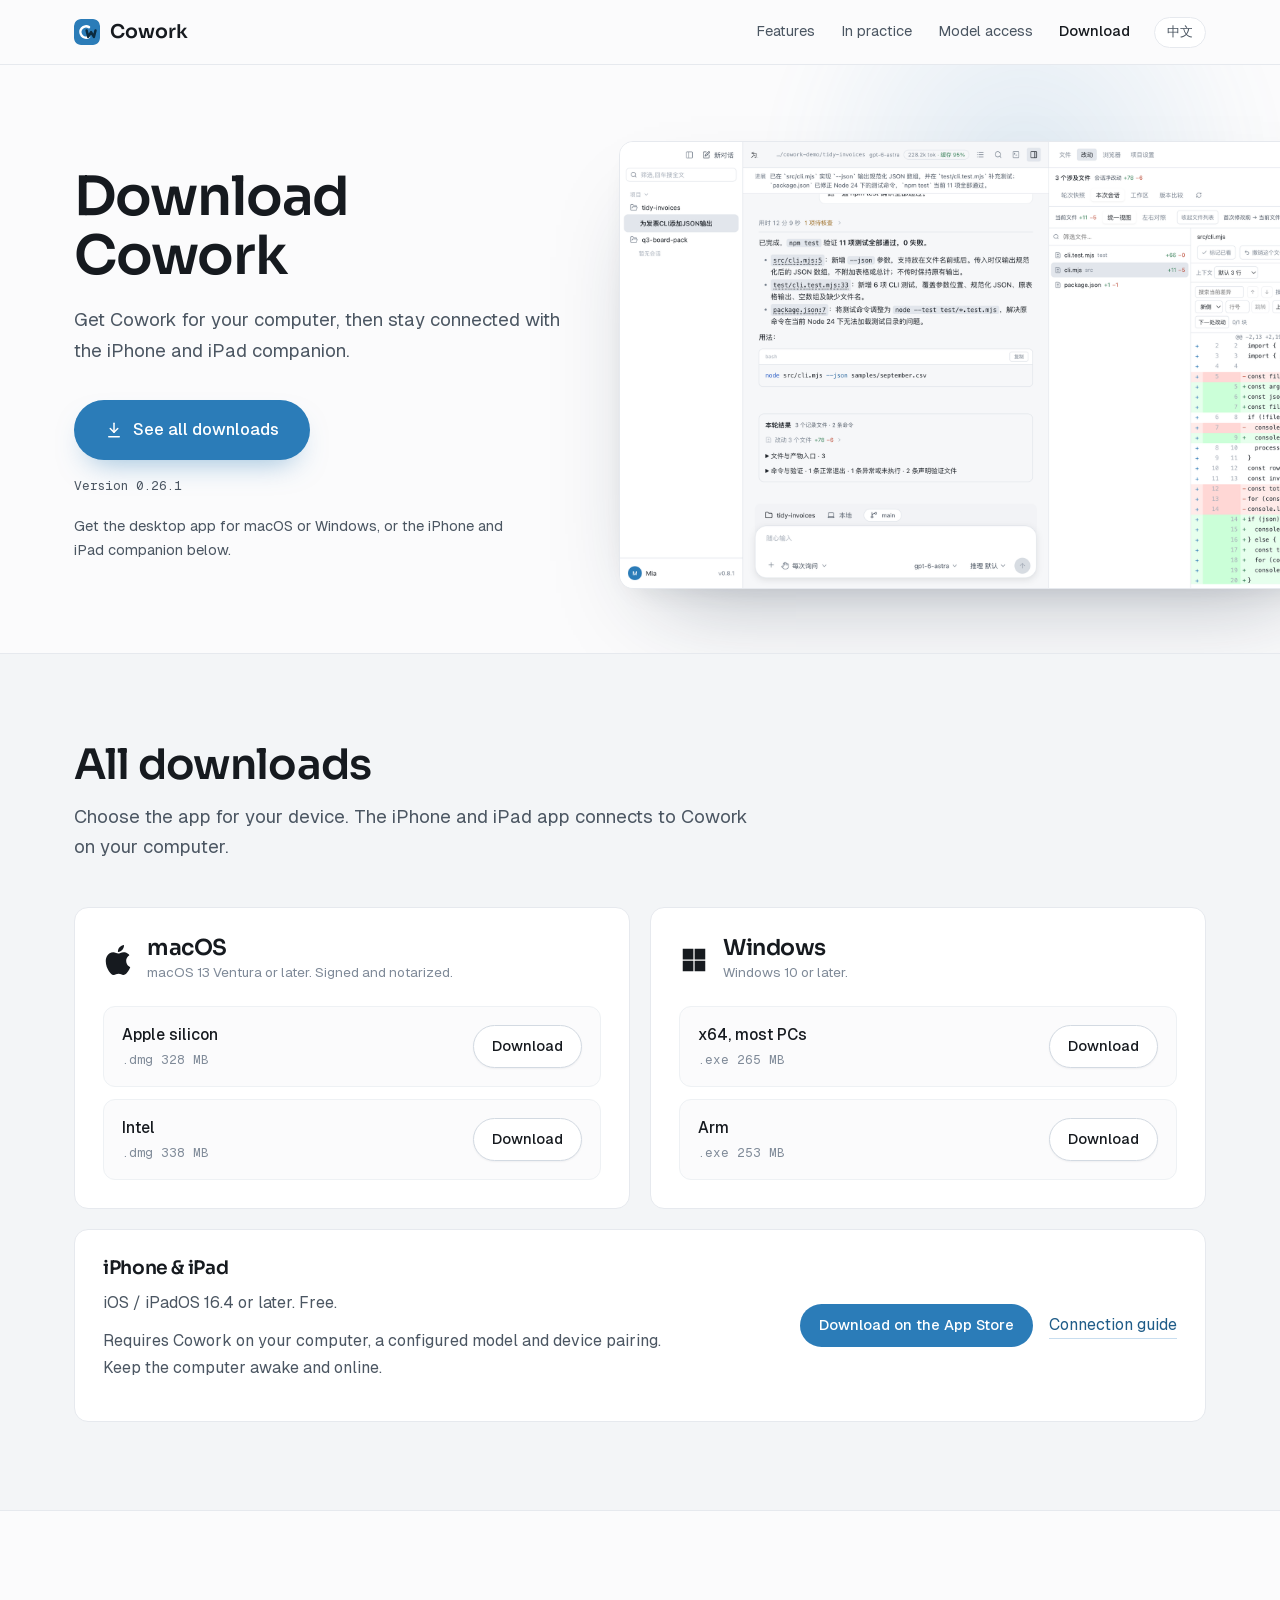
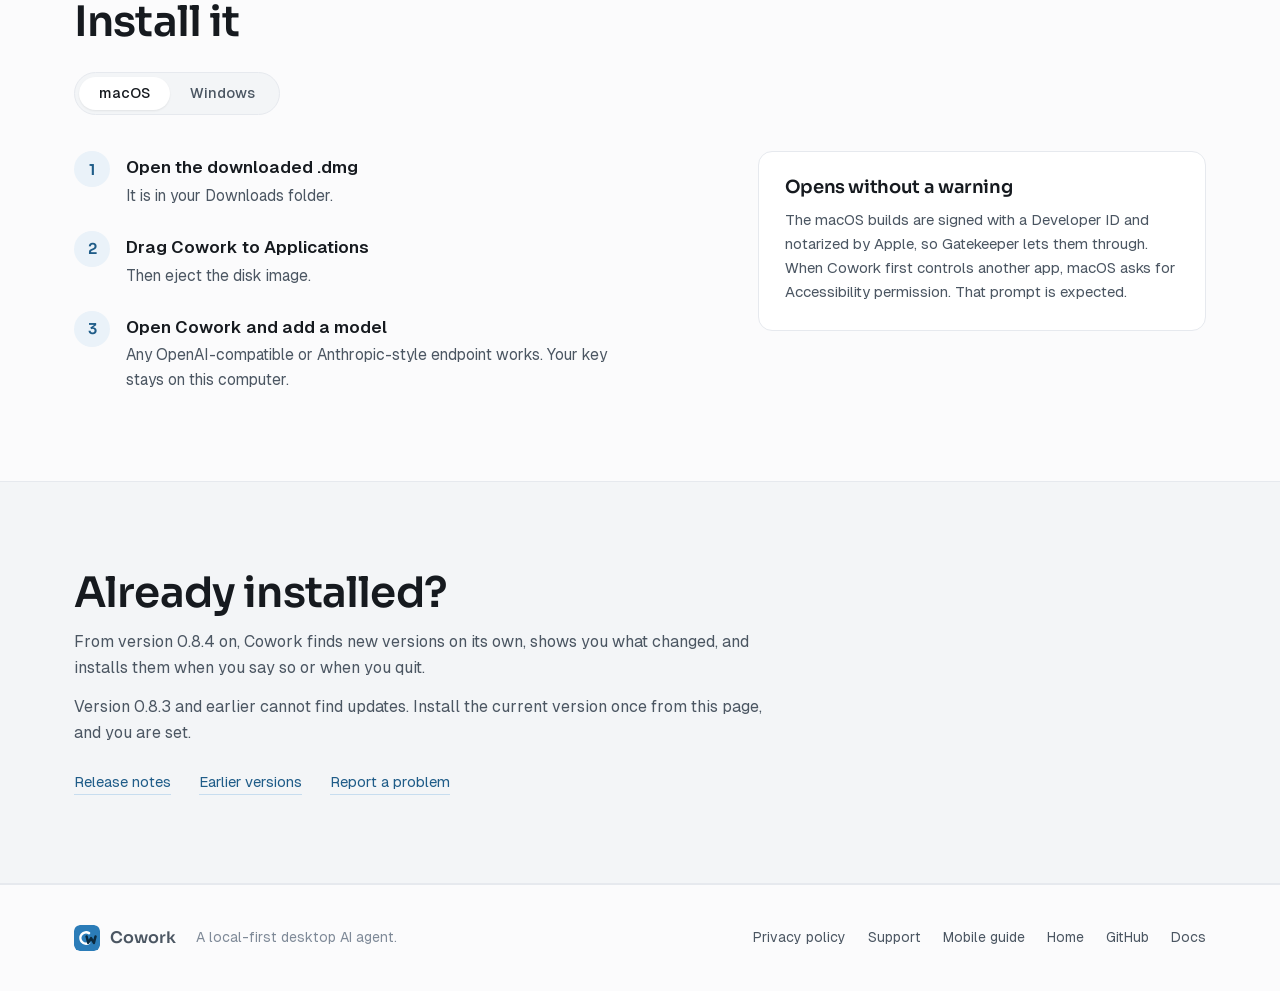
<file: docs/download/index.html>
<!doctype html>
<html lang="en">
<head>
<meta charset="utf-8" />
<meta name="viewport" content="width=device-width, initial-scale=1" />
<meta name="color-scheme" content="light" />
<title>Download Cowork for macOS, Windows, iPhone and iPad</title>
<meta name="description" content="Download Cowork, the local-first desktop AI agent, for macOS (Apple silicon and Intel) and Windows (x64 and Arm). Free, with an iPhone and iPad companion on the App Store. The macOS builds are signed and notarized." />
<link rel="icon" href="data:image/svg+xml,%3Csvg xmlns='http://www.w3.org/2000/svg' viewBox='0 0 128 128'%3E%3Crect width='128' height='128' rx='28' fill='%232b7cb8'/%3E%3Cpath d='M74 40 A28 28 0 1 0 74 88' fill='none' stroke='%23fff' stroke-width='12' stroke-linecap='round'/%3E%3Cpath d='M62 56 L70 88 L84 64 L98 88 L106 56' fill='none' stroke='%230b2a3f' stroke-width='12' stroke-linecap='round' stroke-linejoin='round'/%3E%3C/svg%3E" />

<style>
  @font-face { font-family:'Sora'; src:url('../fonts/sora-latin.woff2') format('woff2'); font-weight:100 800; font-display:swap; }
  @font-face { font-family:'Geist'; src:url('../fonts/geist-variable.woff2') format('woff2'); font-weight:100 900; font-display:swap; }
  @font-face { font-family:'Geist Mono'; src:url('../fonts/geist-mono-variable.woff2') format('woff2'); font-weight:100 900; font-display:swap; }

  /* Tokens, nav, buttons and footer are the landing page's, kept identical so the two pages read as one site. */
  :root{
    --bg:#fbfbfc; --bg-soft:#f3f5f7; --surface:#ffffff;
    --ink:#161a1f; --ink-2:#4b5662; --ink-3:#7f8a98;
    --line:#e6e9ee; --line-2:#eef1f4;
    --accent:#2b7cb8; --accent-ink:#1f5c88; --accent-soft:#eaf2f9; --accent-line:#c7ddef;
    --radius:14px; --radius-pill:999px;
    --shadow:0 24px 60px -28px rgba(22,40,63,.26), 0 8px 24px -16px rgba(22,26,31,.12);
    --shadow-lift:0 44px 90px -40px rgba(22,40,63,.34), 0 12px 30px -18px rgba(22,26,31,.14);
    --maxw:1180px;
    --sans:'Geist',system-ui,-apple-system,'Segoe UI',Roboto,sans-serif;
    --display:'Sora',var(--sans);
    --mono:'Geist Mono',ui-monospace,SFMono-Regular,Menlo,monospace;
  }
  *{box-sizing:border-box}
  html{scroll-behavior:smooth; overflow-x:hidden; overflow-x:clip}
  body{margin:0; background:var(--bg); color:var(--ink); font-family:var(--sans); font-size:16px; line-height:1.6; -webkit-font-smoothing:antialiased; overflow-x:hidden; overflow-x:clip}
  a{color:inherit; text-decoration:none}
  h1,h2,h3{font-family:var(--display); font-weight:600; letter-spacing:-.02em; line-height:1.08; margin:0; text-wrap:balance}
  p{margin:0}
  img{display:block; max-width:100%; height:auto}
  .wrap{max-width:var(--maxw); margin:0 auto; padding:0 24px}
  .lede{color:var(--ink-2); font-size:18.5px; line-height:1.65; max-width:52ch}
  .h2{font-size:clamp(28px,3.6vw,42px)}

  header{position:sticky; top:0; z-index:50; background:rgba(251,251,252,.84); backdrop-filter:saturate(180%) blur(14px); border-bottom:1px solid var(--line)}
  .nav{display:flex; align-items:center; gap:24px; height:64px}
  .brand{display:flex; align-items:center; gap:10px; font-family:var(--display); font-weight:600; font-size:19px}
  .brand svg{width:26px; height:26px; border-radius:7px; display:block}
  .nav-links{display:flex; align-items:center; gap:26px; margin-left:auto}
  .nav-links a{color:var(--ink-2); font-size:14.5px; transition:color .2s}
  .nav-links a:hover{color:var(--ink)}
  .nav-links a[aria-current]{color:var(--ink); font-weight:500}
  .lang{font-family:var(--mono); font-size:12.5px; color:var(--ink-2); border:1px solid var(--line); background:var(--surface); border-radius:var(--radius-pill); padding:6px 12px; cursor:pointer; transition:border-color .2s,color .2s}
  .lang:hover{border-color:var(--ink-3); color:var(--ink)}

  .btn{display:inline-flex; align-items:center; justify-content:center; gap:10px; font-weight:500; font-size:14.5px; border-radius:var(--radius-pill); padding:9px 18px; border:1px solid transparent; cursor:pointer; white-space:nowrap; transition:background .2s,border-color .2s,transform .12s,box-shadow .2s}
  .btn:active{transform:translateY(1px)}
  .btn:focus-visible, .lang:focus-visible, .seg button:focus-visible, a:focus-visible{outline:2px solid var(--accent); outline-offset:3px}
  .btn-primary{background:var(--accent); color:#fff}
  .btn-primary:hover{background:var(--accent-ink)}
  .btn-ghost{background:var(--surface); color:var(--ink); border-color:#d3dae2; box-shadow:0 1px 2px rgba(22,26,31,.05)}
  .btn-ghost:hover{border-color:var(--ink-3)}
  .btn-xl{padding:16px 30px; font-size:16.5px; box-shadow:0 14px 30px -14px rgba(43,124,184,.55)}
  .btn svg{width:18px; height:18px; flex:none}

  /* hero: the one download that fits this computer */
  .hero{position:relative; padding:76px 0 64px; overflow:hidden}
  .hero-grid{display:grid; grid-template-columns:minmax(0,5fr) minmax(0,6fr); gap:56px; align-items:center}
  .hero h1{font-size:clamp(36px,4.3vw,54px)}
  .hero .lede{margin-top:20px}
  .pick{margin-top:34px}
  .pick-meta{display:flex; flex-wrap:wrap; gap:6px 18px; margin-top:16px; font-family:var(--mono); font-size:13px; color:var(--ink-2); min-height:21px}
  .pick-meta b{font-weight:500; color:var(--ink)}
  .pick-alt{margin-top:18px; font-size:14.5px; color:var(--ink-2); max-width:46ch}
  .pick-alt a, .textlink{color:var(--accent-ink); border-bottom:1px solid var(--accent-line); transition:border-color .2s}
  .pick-alt a:hover, .textlink:hover{border-color:var(--accent-ink)}
  .status{display:none; margin-top:18px; padding:12px 16px; border-radius:var(--radius); background:var(--accent-soft); border:1px solid var(--accent-line); color:var(--accent-ink); font-size:14.5px; max-width:46ch}
  .status.on{display:block}
  .skeleton{display:inline-block; width:210px; height:14px; border-radius:6px; background:linear-gradient(90deg,var(--line-2),var(--line),var(--line-2)); background-size:200% 100%; animation:shimmer 1.4s linear infinite}
  @keyframes shimmer{to{background-position:-200% 0}}
  .hero-media{position:relative; min-width:0}
  .shot{border-radius:var(--radius); background:var(--surface); border:1px solid var(--line); box-shadow:var(--shadow-lift); overflow:hidden}
  .hero-media .shot{width:122%; max-width:none}
  .hero-glow{position:absolute; inset:-20% 0 auto auto; width:50%; height:130%; background:radial-gradient(55% 50% at 60% 30%, rgba(43,124,184,.13), transparent 70%); filter:blur(24px); pointer-events:none}
  .hero .wrap{position:relative; z-index:1}

  .band{padding:88px 0}
  .band-soft{background:var(--bg-soft); border-top:1px solid var(--line); border-bottom:1px solid var(--line)}
  .band-head p{margin-top:14px}

  /* every build, grouped by system */
  .platforms{display:grid; grid-template-columns:repeat(2,minmax(0,1fr)); gap:20px; margin-top:44px}
  .platform{background:var(--surface); border:1px solid var(--line); border-radius:var(--radius); padding:28px; transition:border-color .25s, box-shadow .25s}
  #ios{scroll-margin-top:88px}
  .platform-mobile{grid-column:1/-1; display:flex; align-items:center; justify-content:space-between; gap:24px}
  .platform-mobile .lede{font-size:16px; margin:12px 0}
  .platform-mobile .mobile-actions{display:flex; flex-wrap:wrap; align-items:center; gap:16px; flex:none}
  @media(max-width:920px){.platform-mobile{align-items:flex-start; flex-direction:column}}
  .platform.mine{border-color:var(--accent-line); box-shadow:var(--shadow)}
  .platform-head{display:flex; align-items:center; gap:14px}
  .platform-head svg{width:30px; height:30px; flex:none; color:var(--ink)}
  .platform-head h3{font-size:22px}
  .platform-head p{font-size:13.5px; color:var(--ink-3); margin-top:3px}
  .builds{margin-top:22px; display:grid; gap:12px}
  .build{display:flex; align-items:center; gap:16px; padding:16px 18px; border-radius:12px; background:var(--bg); border:1px solid var(--line-2)}
  .build.mine{background:var(--accent-soft); border-color:var(--accent-line)}
  .build-name{font-weight:500; font-size:15.5px}
  .build-file{font-family:var(--mono); font-size:12.5px; color:var(--ink-3); margin-top:2px}
  .build-tag{display:none; font-size:12px; font-weight:500; color:var(--accent-ink); margin-top:4px}
  .build.mine .build-tag{display:block}
  .build .btn{margin-left:auto}

  /* install: steps on the left, the one thing worth knowing on the right */
  .install{display:grid; grid-template-columns:minmax(0,7fr) minmax(0,5fr); gap:56px; margin-top:36px; align-items:start}
  .seg{display:inline-flex; padding:4px; border-radius:var(--radius-pill); background:var(--bg-soft); border:1px solid var(--line); margin-top:28px}
  .seg button{font:500 14.5px var(--sans); color:var(--ink-2); border:0; background:transparent; padding:8px 20px; border-radius:var(--radius-pill); cursor:pointer; transition:background .2s,color .2s}
  .seg button[aria-selected="true"]{background:var(--surface); color:var(--ink); box-shadow:0 1px 2px rgba(22,26,31,.08)}
  .steps{list-style:none; counter-reset:step; margin:0; padding:0; display:grid; gap:22px}
  .steps li{counter-increment:step; display:grid; grid-template-columns:36px minmax(0,1fr); gap:16px; align-items:start}
  .steps li::before{content:counter(step); display:grid; place-items:center; width:36px; height:36px; border-radius:50%; background:var(--accent-soft); color:var(--accent-ink); font:600 15px var(--display)}
  .steps h3{font-size:17px; font-family:var(--sans); font-weight:600; letter-spacing:0; line-height:1.4; margin-top:5px}
  .steps p{color:var(--ink-2); font-size:15.5px; margin-top:4px; max-width:52ch}
  .note{background:var(--surface); border:1px solid var(--line); border-radius:var(--radius); padding:26px}
  .note h3{font-size:18px}
  .note p{color:var(--ink-2); font-size:15px; margin-top:10px}
  [hidden]{display:none !important}

  .after{max-width:64ch}
  .after p{color:var(--ink-2); margin-top:14px}
  .after-links{display:flex; flex-wrap:wrap; gap:12px 28px; margin-top:24px; font-size:15px}

  footer{border-top:1px solid var(--line); padding:40px 0; color:var(--ink-3); font-size:14px}
  .foot{display:flex; align-items:center; gap:20px; flex-wrap:wrap}
  .foot .brand{font-size:16px; color:var(--ink-2)}
  .foot-links{display:flex; gap:22px; margin-left:auto; flex-wrap:wrap}
  .foot-links a{color:var(--ink-2)} .foot-links a:hover{color:var(--ink)}

  .reveal{opacity:0; transform:translateY(22px); transition:opacity .8s cubic-bezier(.16,1,.3,1) var(--d,0s), transform .8s cubic-bezier(.16,1,.3,1) var(--d,0s)}
  .reveal.in{opacity:1; transform:none}
  .reveal[data-d="1"]{--d:.08s} .reveal[data-d="2"]{--d:.16s}

  @media (max-width:920px){
    .hero{padding:48px 0 40px}
    .hero-grid{grid-template-columns:1fr; gap:40px}
    .hero-media .shot{width:100%}
    .platforms{grid-template-columns:1fr}
    .install{grid-template-columns:1fr; gap:32px}
    .nav-links a:not([aria-current]){display:none}
    .band{padding:64px 0}
  }
  @media (max-width:520px){
    .wrap{padding:0 16px}
    .btn-xl{width:100%}
    .build{flex-wrap:wrap}
    .build .btn{margin-left:0; width:100%}
    .platform{padding:22px}
  }
  @media (prefers-reduced-motion:reduce){
    html{scroll-behavior:auto}
    .reveal{opacity:1; transform:none; transition:none}
    .skeleton{animation:none}
    .btn,.platform{transition:none}
  }
  /*
   * Chinese typesetting. The heading metrics above are tuned for Latin: negative tracking and a
   * 1.08 line height pull square CJK glyphs into each other. Chinese gets neutral tracking,
   * taller lines, and a lighter hand on the uppercase-style kicker.
   */
  html[lang^="zh"] h1, html[lang^="zh"] h2, html[lang^="zh"] h3, html[lang^="zh"] h4{letter-spacing:.015em; line-height:1.32}
  html[lang^="zh"] .hero h1{line-height:1.26}
  html[lang^="zh"] .kicker{letter-spacing:.08em}
  html[lang^="zh"] .lede{line-height:1.85}
  html[lang^="zh"] body{line-height:1.75}
</style>
</head>
<body>

<header>
  <div class="wrap nav">
    <a class="brand" href="../" aria-label="Cowork">
      <svg viewBox="0 0 128 128" aria-hidden="true"><rect width="128" height="128" rx="28" fill="#2b7cb8"/><path d="M74 40 A28 28 0 1 0 74 88" fill="none" stroke="#fff" stroke-width="12" stroke-linecap="round"/><path d="M62 56 L70 88 L84 64 L98 88 L106 56" fill="none" stroke="#0b2a3f" stroke-width="12" stroke-linecap="round" stroke-linejoin="round"/></svg>
      Cowork
    </a>
    <nav class="nav-links">
      <a href="../#features" data-t="nav.features">Features</a>
      <a href="../#work" data-t="nav.work">In practice</a>
      <a href="../#model" data-t="nav.model">Model access</a>
      <a href="./" aria-current="page" data-t="nav.download">Download</a>
    </nav>
    <button class="lang" id="lang" type="button">中文</button>
  </div>
</header>

<main>
  <section class="hero">
    <div class="hero-glow" aria-hidden="true"></div>
    <div class="wrap hero-grid">
      <div>
        <h1 class="reveal" data-t="hero.title">Download Cowork</h1>
        <p class="lede reveal" data-d="1" data-t="hero.sub">Get Cowork for your computer, then stay connected with the iPhone and iPad companion.</p>
        <div class="pick reveal" data-d="2">
          <a class="btn btn-primary btn-xl" id="primary" href="#all">
            <svg viewBox="0 0 24 24" fill="none" stroke="currentColor" stroke-width="2" stroke-linecap="round" stroke-linejoin="round" aria-hidden="true"><path d="M12 3v12"/><path d="m7 10 5 5 5-5"/><path d="M5 21h14"/></svg>
            <span id="primary-label" data-t="pick.generic">See all downloads</span>
          </a>
          <div class="pick-meta" id="meta" aria-live="polite"><span class="skeleton" aria-hidden="true"></span></div>
          <p class="pick-alt" id="alt"></p>
          <p class="status" id="status" role="status"></p>
        </div>
      </div>
      <div class="hero-media reveal" data-d="1">
        <div class="shot"><img src="../assets/hero.png" width="2000" height="1250" alt="The Cowork window: a conversation on the left and the review panel with a diff on the right" /></div>
      </div>
    </div>
  </section>

  <section class="band band-soft" id="all">
    <div class="wrap">
      <div class="band-head reveal">
        <h2 class="h2" data-t="all.title">All downloads</h2>
        <p class="lede" data-t="all.sub">Choose the app for your device. The iPhone and iPad app connects to Cowork on your computer.</p>
      </div>
      <div class="platforms">
        <article class="platform reveal" data-os="mac">
          <div class="platform-head">
            <svg viewBox="0 0 24 24" fill="currentColor" aria-hidden="true"><path d="M12.152 6.896c-.948 0-2.415-1.078-3.96-1.04-2.04.027-3.91 1.183-4.961 3.014-2.117 3.675-.546 9.103 1.519 12.09 1.013 1.454 2.208 3.09 3.792 3.039 1.52-.065 2.09-.987 3.935-.987 1.831 0 2.35.987 3.96.948 1.637-.026 2.676-1.48 3.676-2.948 1.156-1.688 1.636-3.325 1.662-3.415-.039-.013-3.182-1.221-3.22-4.857-.026-3.04 2.48-4.494 2.597-4.559-1.429-2.09-3.623-2.324-4.39-2.376-2-.156-3.675 1.09-4.61 1.09zM15.53 3.83c.843-1.012 1.4-2.427 1.245-3.83-1.207.052-2.662.805-3.532 1.818-.78.896-1.454 2.338-1.273 3.714 1.338.104 2.715-.688 3.559-1.701"/></svg>
            <div><h3>macOS</h3><p data-t="mac.req">macOS 13 Ventura or later. Signed and notarized.</p></div>
          </div>
          <div class="builds">
            <div class="build" data-build="mac-arm64">
              <div><div class="build-name" data-t="mac.arm">Apple silicon</div><div class="build-file" data-file></div><div class="build-tag" data-t="tag.mine">Matches this computer</div></div>
              <a class="btn btn-ghost" data-dl href="https://github.com/coworkagent/cowork-releases/releases/latest"><span data-t="dl">Download</span></a>
            </div>
            <div class="build" data-build="mac-x64">
              <div><div class="build-name" data-t="mac.intel">Intel</div><div class="build-file" data-file></div><div class="build-tag" data-t="tag.mine">Matches this computer</div></div>
              <a class="btn btn-ghost" data-dl href="https://github.com/coworkagent/cowork-releases/releases/latest"><span data-t="dl">Download</span></a>
            </div>
          </div>
        </article>
        <article class="platform reveal" data-d="1" data-os="win">
          <div class="platform-head">
            <svg viewBox="0 0 24 24" fill="currentColor" aria-hidden="true"><path d="M3 3h8.5v8.5H3zM12.5 3H21v8.5h-8.5zM3 12.5h8.5V21H3zM12.5 12.5H21V21h-8.5z"/></svg>
            <div><h3>Windows</h3><p data-t="win.req">Windows 10 or later.</p></div>
          </div>
          <div class="builds">
            <div class="build" data-build="win-x64">
              <div><div class="build-name" data-t="win.x64">x64, most PCs</div><div class="build-file" data-file></div><div class="build-tag" data-t="tag.mine">Matches this computer</div></div>
              <a class="btn btn-ghost" data-dl href="https://github.com/coworkagent/cowork-releases/releases/latest"><span data-t="dl">Download</span></a>
            </div>
            <div class="build" data-build="win-arm64">
              <div><div class="build-name" data-t="win.arm">Arm</div><div class="build-file" data-file></div><div class="build-tag" data-t="tag.mine">Matches this computer</div></div>
              <a class="btn btn-ghost" data-dl href="https://github.com/coworkagent/cowork-releases/releases/latest"><span data-t="dl">Download</span></a>
            </div>
          </div>
        </article>
        <article class="platform platform-mobile reveal" data-os="ios" id="ios">
          <div>
            <h3>iPhone &amp; iPad</h3>
            <p class="lede" data-t="ios.req">iOS / iPadOS 16.4 or later. Free.</p>
            <p class="lede" data-t="ios.note">Requires Cowork on your computer, a configured model and device pairing. Keep the computer awake and online.</p>
          </div>
          <div class="mobile-actions">
            <a class="btn btn-primary" href="https://apps.apple.com/us/app/cowork-agent/id6816690478" data-app-store data-t="ios.download">Download on the App Store</a>
            <a class="textlink" href="../mobile/help/" data-local data-t="ios.guide">Connection guide</a>
          </div>
        </article>
      </div>
    </div>
  </section>

  <section class="band" id="install">
    <div class="wrap">
      <h2 class="h2 reveal" data-t="ins.title">Install it</h2>
      <div class="seg reveal" role="tablist" aria-label="Operating system">
        <button type="button" role="tab" id="tab-mac" aria-controls="panel-mac" aria-selected="true">macOS</button>
        <button type="button" role="tab" id="tab-win" aria-controls="panel-win" aria-selected="false">Windows</button>
      </div>
      <div class="install" id="panel-mac" role="tabpanel" aria-labelledby="tab-mac">
        <ol class="steps reveal">
          <li><div><h3 data-t="mac.s1.t">Open the downloaded .dmg</h3><p data-t="mac.s1.b">It is in your Downloads folder.</p></div></li>
          <li><div><h3 data-t="mac.s2.t">Drag Cowork to Applications</h3><p data-t="mac.s2.b">Then eject the disk image.</p></div></li>
          <li><div><h3 data-t="mac.s3.t">Open Cowork and add a model</h3><p data-t="mac.s3.b">Any OpenAI-compatible or Anthropic-style endpoint works. Your key stays on this computer.</p></div></li>
        </ol>
        <aside class="note reveal" data-d="1">
          <h3 data-t="mac.n.t">Opens without a warning</h3>
          <p data-t="mac.n.b">The macOS builds are signed with a Developer ID and notarized by Apple, so Gatekeeper lets them through. When Cowork first controls another app, macOS asks for Accessibility permission. That prompt is expected.</p>
        </aside>
      </div>
      <div class="install" id="panel-win" role="tabpanel" aria-labelledby="tab-win" hidden>
        <ol class="steps">
          <li><div><h3 data-t="win.s1.t">Run the downloaded setup file</h3><p data-t="win.s1.b">It installs for your user account and needs no administrator rights.</p></div></li>
          <li><div><h3 data-t="win.s2.t">Let it past SmartScreen</h3><p data-t="win.s2.b">Choose More info, then Run anyway.</p></div></li>
          <li><div><h3 data-t="win.s3.t">Open Cowork and add a model</h3><p data-t="win.s3.b">Any OpenAI-compatible or Anthropic-style endpoint works. Your key stays on this computer.</p></div></li>
        </ol>
        <aside class="note">
          <h3 data-t="win.n.t">Why Windows shows a warning</h3>
          <p data-t="win.n.b">The Windows installers are not code-signed yet, so SmartScreen does not recognize the publisher. The files come straight from our release page, and their checksums are in latest.yml next to them.</p>
        </aside>
      </div>
    </div>
  </section>

  <section class="band band-soft">
    <div class="wrap"><div class="after reveal">
      <h2 class="h2" data-t="aft.title">Already installed?</h2>
      <p data-t="aft.b1">From version 0.8.4 on, Cowork finds new versions on its own, shows you what changed, and installs them when you say so or when you quit.</p>
      <p data-t="aft.b2">Version 0.8.3 and earlier cannot find updates. Install the current version once from this page, and you are set.</p>
      <div class="after-links">
        <a class="textlink" id="notes" href="https://github.com/coworkagent/cowork-releases/releases/latest" target="_blank" rel="noopener" data-t="aft.notes">Release notes</a>
        <a class="textlink" href="https://github.com/coworkagent/cowork-releases/releases" target="_blank" rel="noopener" data-t="aft.all">Earlier versions</a>
        <a class="textlink" href="https://github.com/coworkagent/cowork-releases/issues" target="_blank" rel="noopener" data-t="aft.issue">Report a problem</a>
      </div>
    </div></div>
  </section>
</main>

<footer>
  <div class="wrap foot">
    <span class="brand"><svg width="20" height="20" style="border-radius:6px" viewBox="0 0 128 128" aria-hidden="true"><rect width="128" height="128" rx="28" fill="#2b7cb8"/><path d="M74 40 A28 28 0 1 0 74 88" fill="none" stroke="#fff" stroke-width="12" stroke-linecap="round"/><path d="M62 56 L70 88 L84 64 L98 88 L106 56" fill="none" stroke="#0b2a3f" stroke-width="12" stroke-linecap="round" stroke-linejoin="round"/></svg>Cowork</span>
    <span data-t="foot.tag" style="color:var(--ink-3)">A local-first desktop AI agent.</span>
    <div class="foot-links">
      <a href="/mobile/privacy/" data-t="foot.privacy">Privacy policy</a>
      <a href="/mobile/support/" data-t="foot.support">Support</a>
      <a href="/mobile/help/" data-t="foot.help">Mobile guide</a>
      <a href="../" data-t="foot.home">Home</a>
      <a href="https://github.com/coworkagent/cowork-releases" target="_blank" rel="noopener">GitHub</a>
      <a href="https://github.com/coworkagent/cowork-releases#readme" target="_blank" rel="noopener" data-t="foot.docs">Docs</a>
    </div>
  </div>
</footer>

<script src="../app-store.js"></script>
<script>
(function(){
  var RELEASES = 'https://github.com/coworkagent/cowork-releases/releases';
  var T = {
    'nav.features':['Features','功能'],'nav.work':['In practice','实际用起来'],'nav.model':['Model access','接入模型'],'nav.download':['Download','下载'],
    'hero.title':['Download Cowork','下载 Cowork'],
    'meta.description':['Download Cowork for macOS and Windows, and get the iPhone and iPad companion on the App Store.','下载 macOS 和 Windows 版 Cowork，并从 App Store 获取 iPhone 和 iPad 配套应用。'],
    'hero.sub':['Get Cowork for your computer, then stay connected with the iPhone and iPad companion.','下载电脑版 Cowork，再用 iPhone 和 iPad 版随时继续电脑上的工作。'],
    'pick.generic':['See all downloads','查看所有下载'],
    'all.title':['All downloads','所有下载'],
    'all.sub':['Choose the app for your device. The iPhone and iPad app connects to Cowork on your computer.','选择适合设备的版本。iPhone 和 iPad 版需连接电脑上的 Cowork 使用。'],
    'ios.download':['Download on the App Store','前往 App Store 下载'],
    'ios.req':['iOS / iPadOS 16.4 or later. Free.','iOS／iPadOS 16.4 及以上，免费下载。'],
    'ios.note':['Requires Cowork on your computer, a configured model and device pairing. Keep the computer awake and online.','需配合电脑上的 Cowork、已配置的模型和设备配对使用，电脑需保持唤醒并联网。'],
    'ios.guide':['Connection guide','连接指南'],
    'mac.req':['macOS 13 Ventura or later. Signed and notarized.','需要 macOS 13 Ventura 或更新的系统。已经过 Apple 签名和公证。'],
    'win.req':['Windows 10 or later.','需要 Windows 10 或更新的系统。'],
    'mac.arm':['Apple silicon','Apple 芯片'],'mac.intel':['Intel','Intel 芯片'],
    'win.x64':['x64, most PCs','x64，绝大多数电脑选这个'],'win.arm':['Arm','Arm'],
    'tag.mine':['Matches this computer','适合这台电脑'],'dl':['Download','下载'],
    'ins.title':['Install it','怎么安装'],
    'mac.s1.t':['Open the downloaded .dmg','打开下载好的 .dmg 文件'],'mac.s1.b':['It is in your Downloads folder.','一般在“下载”文件夹里。'],
    'mac.s2.t':['Drag Cowork to Applications','把 Cowork 拖进“应用程序”'],'mac.s2.b':['Then eject the disk image.','拖完之后，把这个磁盘映像推出就行。'],
    'mac.s3.t':['Open Cowork and add a model','打开 Cowork，配一个模型'],
    'mac.s3.b':['Any OpenAI-compatible or Anthropic-style endpoint works. Your key stays on this computer.','只要是 OpenAI 兼容或 Anthropic 风格的接口都可以。密钥只存在你这台电脑上。'],
    'mac.n.t':['Opens without a warning','打开时不会弹安全警告'],
    'mac.n.b':['The macOS builds are signed with a Developer ID and notarized by Apple, so Gatekeeper lets them through. When Cowork first controls another app, macOS asks for Accessibility permission. That prompt is expected.','macOS 版用 Developer ID 签了名，也通过了 Apple 的公证，系统会直接放行。Cowork 第一次帮你操作别的应用时，macOS 会来要“辅助功能”权限，这是正常的，点允许就好。'],
    'win.s1.t':['Run the downloaded setup file','双击运行下载好的安装程序'],'win.s1.b':['It installs for your user account and needs no administrator rights.','它只装到你当前的用户下面，不需要管理员权限。'],
    'win.s2.t':['Let it past SmartScreen','遇到 SmartScreen 拦截，点过去就行'],'win.s2.b':['Choose More info, then Run anyway.','先点“更多信息”，再点“仍要运行”。'],
    'win.s3.t':['Open Cowork and add a model','打开 Cowork，配一个模型'],
    'win.s3.b':['Any OpenAI-compatible or Anthropic-style endpoint works. Your key stays on this computer.','只要是 OpenAI 兼容或 Anthropic 风格的接口都可以。密钥只存在你这台电脑上。'],
    'win.n.t':['Why Windows shows a warning','为什么 Windows 会弹警告'],
    'win.n.b':['The Windows installers are not code-signed yet, so SmartScreen does not recognize the publisher. The files come straight from our release page, and their checksums are in latest.yml next to them.','Windows 版的安装包暂时还没做代码签名，所以 SmartScreen 认不出发布者。文件都是从我们的发布页直接下载的，校验值就在同一页的 latest.yml 里，可以自己核对。'],
    'aft.title':['Already installed?','之前已经装过了？'],
    'aft.b1':['From version 0.8.4 on, Cowork finds new versions on its own, shows you what changed, and installs them when you say so or when you quit.','从 0.8.4 开始，Cowork 会自己检查新版本，告诉你这一版改了什么，等你点确认或者退出应用的时候再装上。'],
    'aft.b2':['Version 0.8.3 and earlier cannot find updates. Install the current version once from this page, and you are set.','0.8.3 和更早的版本收不到更新。在这个页面手动装一次最新版就好，以后就不用操心了。'],
    'aft.notes':['Release notes','这一版改了什么'],'aft.all':['Earlier versions','以前的版本'],'aft.issue':['Report a problem','遇到问题？告诉我们'],
    'foot.privacy':['Privacy policy','隐私政策'],'foot.support':['Support','支持'],'foot.help':['Mobile guide','移动端指南'],
    'foot.tag':['A local-first desktop AI agent.','跑在你自己电脑上的桌面 AI Agent。'],'foot.home':['Home','首页'],'foot.docs':['Docs','文档'],
    // dynamic
    'os.mac':['macOS','macOS'],'os.win':['Windows','Windows'],
    'btn.for':['Download for {os}','下载 {os} 版'],
    'arch.mac-arm64':['Apple silicon','Apple 芯片'],'arch.mac-x64':['Intel','Intel 芯片'],'arch.win-x64':['x64','x64'],'arch.win-arm64':['Arm','Arm'],
    'meta.version':['Version {v}','版本 {v}'],
    'alt.mac-arm64':['On an Intel Mac? <a href="{u}">Get the Intel build</a>. Not sure: Apple menu, About This Mac.','你的 Mac 是 Intel 芯片？<a href="{u}">下载 Intel 版</a>。不确定的话，点左上角苹果菜单里的“关于本机”看一下。'],
    'alt.mac-x64':['On a Mac with Apple silicon? <a href="{u}">Get the Apple silicon build</a>.','你的 Mac 是 Apple 芯片（M 系列）？<a href="{u}">下载 Apple 芯片版</a>。'],
    'alt.win-x64':['On a Windows on Arm device? <a href="{u}">Get the Arm build</a>.','你用的是 Arm 架构的 Windows 设备？<a href="{u}">下载 Arm 版</a>。'],
    'alt.win-arm64':['On a regular x64 PC? <a href="{u}">Get the x64 build</a>.','你用的是普通的 x64 电脑？<a href="{u}">下载 x64 版</a>。'],
    'alt.other':['Get the desktop app for macOS or Windows, or the iPhone and iPad companion below.','可在下方下载 macOS、Windows 桌面版，或前往 App Store 获取 iPhone／iPad 配套应用。'],
    'status.auto':['Your download is starting. If nothing happens, use the button above.','马上开始下载。如果没反应，点一下上面的按钮。'],
    'status.offline':['The file list could not be loaded, so the buttons open the release page instead.','安装包列表没加载出来，按钮会先带你去发布页下载。']
  };
  var HTML_KEYS = {};
  var lang = 'en';
  var appleMobile = CoworkAppStore.isAppleMobile();
  function t(key, vars){
    var v = T[key]; if(!v) return key;
    var s = v[lang === 'zh' ? 1 : 0];
    if(vars) Object.keys(vars).forEach(function(k){ s = s.split('{'+k+'}').join(vars[k]); });
    return s;
  }

  /* ---- which computer is this ---- */
  var detected = { os:null, arch:null };
  function detectSync(){
    var ua = navigator.userAgent || '';
    var plat = (navigator.userAgentData && navigator.userAgentData.platform) || navigator.platform || '';
    var os = /Mac/i.test(plat) || /Mac OS X/.test(ua) ? 'mac' : (/Win/i.test(plat) || /Windows/.test(ua) ? 'win' : null);
    // 手机和平板不推荐桌面安装包，iPad 桌面浏览模式也包含在内。
    if(appleMobile || /Android/i.test(ua)) os = null;
    var arch = null;
    if(os === 'win') arch = /ARM64|aarch64/i.test(ua) ? 'arm64' : 'x64';
    if(os === 'mac'){
      // Most Macs sold since late 2020 use Apple silicon. Safari does not reveal the chip, so this is the default.
      arch = 'arm64';
      try{
        var gl = document.createElement('canvas').getContext('webgl');
        var ext = gl && gl.getExtension('WEBGL_debug_renderer_info');
        var r = ext ? String(gl.getParameter(ext.UNMASKED_RENDERER_WEBGL)) : '';
        if(/Intel|AMD|Radeon/i.test(r) && !/Apple/i.test(r)) arch = 'x64';
      }catch(e){}
    }
    return { os:os, arch:arch };
  }
  function detectAsync(){
    var uad = navigator.userAgentData;
    if(!uad || !uad.getHighEntropyValues) return Promise.resolve(null);
    return uad.getHighEntropyValues(['architecture','bitness']).then(function(h){
      if(!h || !h.architecture) return null;
      return h.architecture === 'arm' ? 'arm64' : 'x64';
    }).catch(function(){ return null; });
  }

  /* ---- what can be downloaded ---- */
  var release = null; // { version, builds: { 'mac-arm64': {name,size,url}, ... } }
  function fromAssets(version, assets){
    var builds = {};
    assets.forEach(function(a){
      var m = /^cowork-(\d+\.\d+\.\d+)-(mac)-(arm64|x64)\.dmg$/.exec(a.name) || /^cowork-(\d+\.\d+\.\d+)-(win)-(arm64|x64)-setup\.exe$/.exec(a.name);
      if(m) builds[m[2] + '-' + m[3]] = { name:a.name, size:a.size, url:a.url, version:m[1] };
    });
    return Object.keys(builds).length ? { version:version, builds:builds } : null;
  }
  function newer(a, b){
    var x = a.split('.').map(Number), y = b.split('.').map(Number);
    for(var i = 0; i < 3; i++){ if((x[i]||0) !== (y[i]||0)) return (x[i]||0) > (y[i]||0); }
    return false;
  }
  function loadBaked(){
    return fetch('latest.json', { cache:'no-cache' }).then(function(r){ return r.ok ? r.json() : null; })
      .then(function(d){ return d && d.version && d.assets ? fromAssets(d.version, d.assets) : null; }).catch(function(){ return null; });
  }
  function loadApi(){
    return fetch('https://api.github.com/repos/coworkagent/cowork-releases/releases/latest', { headers:{ Accept:'application/vnd.github+json' } })
      .then(function(r){ return r.ok ? r.json() : null; })
      .then(function(d){
        if(!d || !d.tag_name || !d.assets) return null;
        return fromAssets(d.tag_name.replace(/^v/, ''), d.assets.map(function(a){ return { name:a.name, size:a.size, url:a.browser_download_url }; }));
      }).catch(function(){ return null; });
  }
  function mb(bytes){ return Math.round(bytes / 1048576) + ' MB'; }

  /* ---- paint ---- */
  var $ = function(id){ return document.getElementById(id); };
  function paint(){
    document.documentElement.lang = lang === 'zh' ? 'zh-CN' : 'en';
    document.querySelectorAll('[data-t]').forEach(function(el){ var k = el.getAttribute('data-t'); if(T[k]) el.textContent = t(k); });
    $('lang').textContent = lang === 'zh' ? 'EN' : '中文';
    CoworkAppStore.apply(lang);
    document.querySelector('meta[name="description"]').content = t('meta.description');
    document.querySelectorAll('a[data-local]').forEach(function(el){ var url = new URL(el.href); url.searchParams.set('lang', lang); el.href = url.pathname + url.search + url.hash; });
    document.title = lang === 'zh' ? '下载 Cowork（macOS、Windows、iPhone 和 iPad）' : 'Download Cowork for macOS, Windows, iPhone and iPad';

    var key = detected.os ? detected.os + '-' + detected.arch : null;
    var other = detected.os ? detected.os + '-' + (detected.arch === 'arm64' ? 'x64' : 'arm64') : null;
    var mine = release && key ? release.builds[key] : null;

    document.querySelectorAll('[data-build]').forEach(function(row){
      var b = release && release.builds[row.getAttribute('data-build')];
      row.classList.toggle('mine', row.getAttribute('data-build') === key);
      row.querySelector('[data-file]').textContent = b ? (/\.dmg$/.test(b.name) ? '.dmg' : '.exe') + '  ' + mb(b.size) : '';
      row.querySelector('[data-dl]').href = b ? b.url : RELEASES + '/latest';
    });
    document.querySelectorAll('.platform').forEach(function(p){ p.classList.toggle('mine', p.getAttribute('data-os') === (detected.os || (appleMobile ? 'ios' : null))); });

    var primary = $('primary'), meta = $('meta'), alt = $('alt');
    if(detected.os){
      $('primary-label').textContent = t('btn.for', { os:t('os.' + detected.os) });
      primary.href = mine ? mine.url : RELEASES + '/latest';
      if(release){
        meta.innerHTML = '';
        [t('arch.' + key), t('meta.version', { v:mine ? mine.version : release.version }), mine ? mb(mine.size) : ''].filter(Boolean).forEach(function(text, i){
          var el = document.createElement(i === 0 ? 'b' : 'span'); el.textContent = text; meta.appendChild(el);
        });
      }
      var otherBuild = release && release.builds[other];
      alt.innerHTML = t('alt.' + key, { u: otherBuild ? otherBuild.url : RELEASES + '/latest' });
    } else if(appleMobile){
      $('primary-label').textContent = t('ios.download');
      primary.href = CoworkAppStore.url(lang);
      meta.textContent = t('ios.req');
      alt.textContent = t('ios.note');
    } else {
      $('primary-label').textContent = t('pick.generic');
      primary.href = '#all';
      meta.innerHTML = '';
      if(release){ var v = document.createElement('span'); v.textContent = t('meta.version', { v:release.version }); meta.appendChild(v); }
      alt.textContent = t('alt.other');
    }
    if(release) $('notes').href = RELEASES + '/tag/v' + release.version;
    if(statusKey && (!appleMobile || detected.os)){ $('status').textContent = t(statusKey); $('status').classList.add('on'); }
  }
  var statusKey = null;

  /* ---- install tabs ---- */
  function showTab(os){
    ['mac','win'].forEach(function(k){
      $('tab-' + k).setAttribute('aria-selected', String(k === os));
      $('panel-' + k).hidden = k !== os;
    });
  }
  $('tab-mac').addEventListener('click', function(){ showTab('mac'); });
  $('tab-win').addEventListener('click', function(){ showTab('win'); });

  /* ---- language, shared with the landing page ---- */
  try{ var q = new URLSearchParams(location.search).get('lang'); if(q === 'zh' || q === 'en') lang = q; else { var saved = localStorage.getItem('cowork-lang'); if(saved === 'zh' || saved === 'en') lang = saved; else if(/^zh/i.test(navigator.language || '')) lang = 'zh'; } }catch(e){}
  $('lang').addEventListener('click', function(){ lang = lang === 'zh' ? 'en' : 'zh'; try{ localStorage.setItem('cowork-lang', lang); }catch(e){} paint(); });

  /* ---- go ---- */
  detected = detectSync();
  // ?os=mac|win and ?arch=arm64|x64 pin the choice: for links like "get the Windows build", and for testing
  var pinned = {};
  try{ var qs = new URLSearchParams(location.search); if(/^(mac|win)$/.test(qs.get('os') || '')) pinned.os = qs.get('os'); if(/^(arm64|x64)$/.test(qs.get('arch') || '')) pinned.arch = qs.get('arch'); }catch(e){}
  if(pinned.os){ detected.os = pinned.os; detected.arch = pinned.arch || (pinned.os === 'mac' ? 'arm64' : 'x64'); }
  else if(pinned.arch && detected.os) detected.arch = pinned.arch;
  if(detected.os) showTab(detected.os);
  paint();

  var wantsAuto = /[?&]auto=1\b/.test(location.search);
  function autoStart(){
    if(!wantsAuto || !detected.os || !release) return;
    var b = release.builds[detected.os + '-' + detected.arch];
    if(!b) return;
    wantsAuto = false;
    statusKey = 'status.auto'; paint();
    // drop ?auto=1 so a reload does not download again
    try{ history.replaceState(null, '', location.pathname + location.hash); }catch(e){}
    setTimeout(function(){ location.assign(b.url); }, 900);
  }

  Promise.all([detectAsync(), loadBaked()]).then(function(res){
    if(res[0] && detected.os && !pinned.os && !pinned.arch) detected.arch = res[0];
    release = res[1];
    paint(); autoStart();
    // The baked list ships with the site; the API may already know a newer release.
    loadApi().then(function(api){
      if(api && (!release || newer(api.version, release.version))){ release = api; paint(); autoStart(); }
      else if(!release && !api){ statusKey = 'status.offline'; $('meta').innerHTML = ''; paint(); }
    });
  });

  /* ---- reveal on scroll ---- */
  var reduce = window.matchMedia('(prefers-reduced-motion: reduce)').matches;
  var els = [].slice.call(document.querySelectorAll('.reveal')), below = [], vh = window.innerHeight;
  els.forEach(function(el){ var r = el.getBoundingClientRect(); if(reduce || r.top < vh * 0.92 || !('IntersectionObserver' in window)) el.classList.add('in'); else below.push(el); });
  if(below.length){
    var io = new IntersectionObserver(function(entries){ entries.forEach(function(e){ if(e.isIntersecting){ e.target.classList.add('in'); io.unobserve(e.target); } }); }, { rootMargin:'0px 0px -48px 0px', threshold:.12 });
    below.forEach(function(el){ io.observe(el); });
  }
})();
</script>
</body>
</html>
</file>
